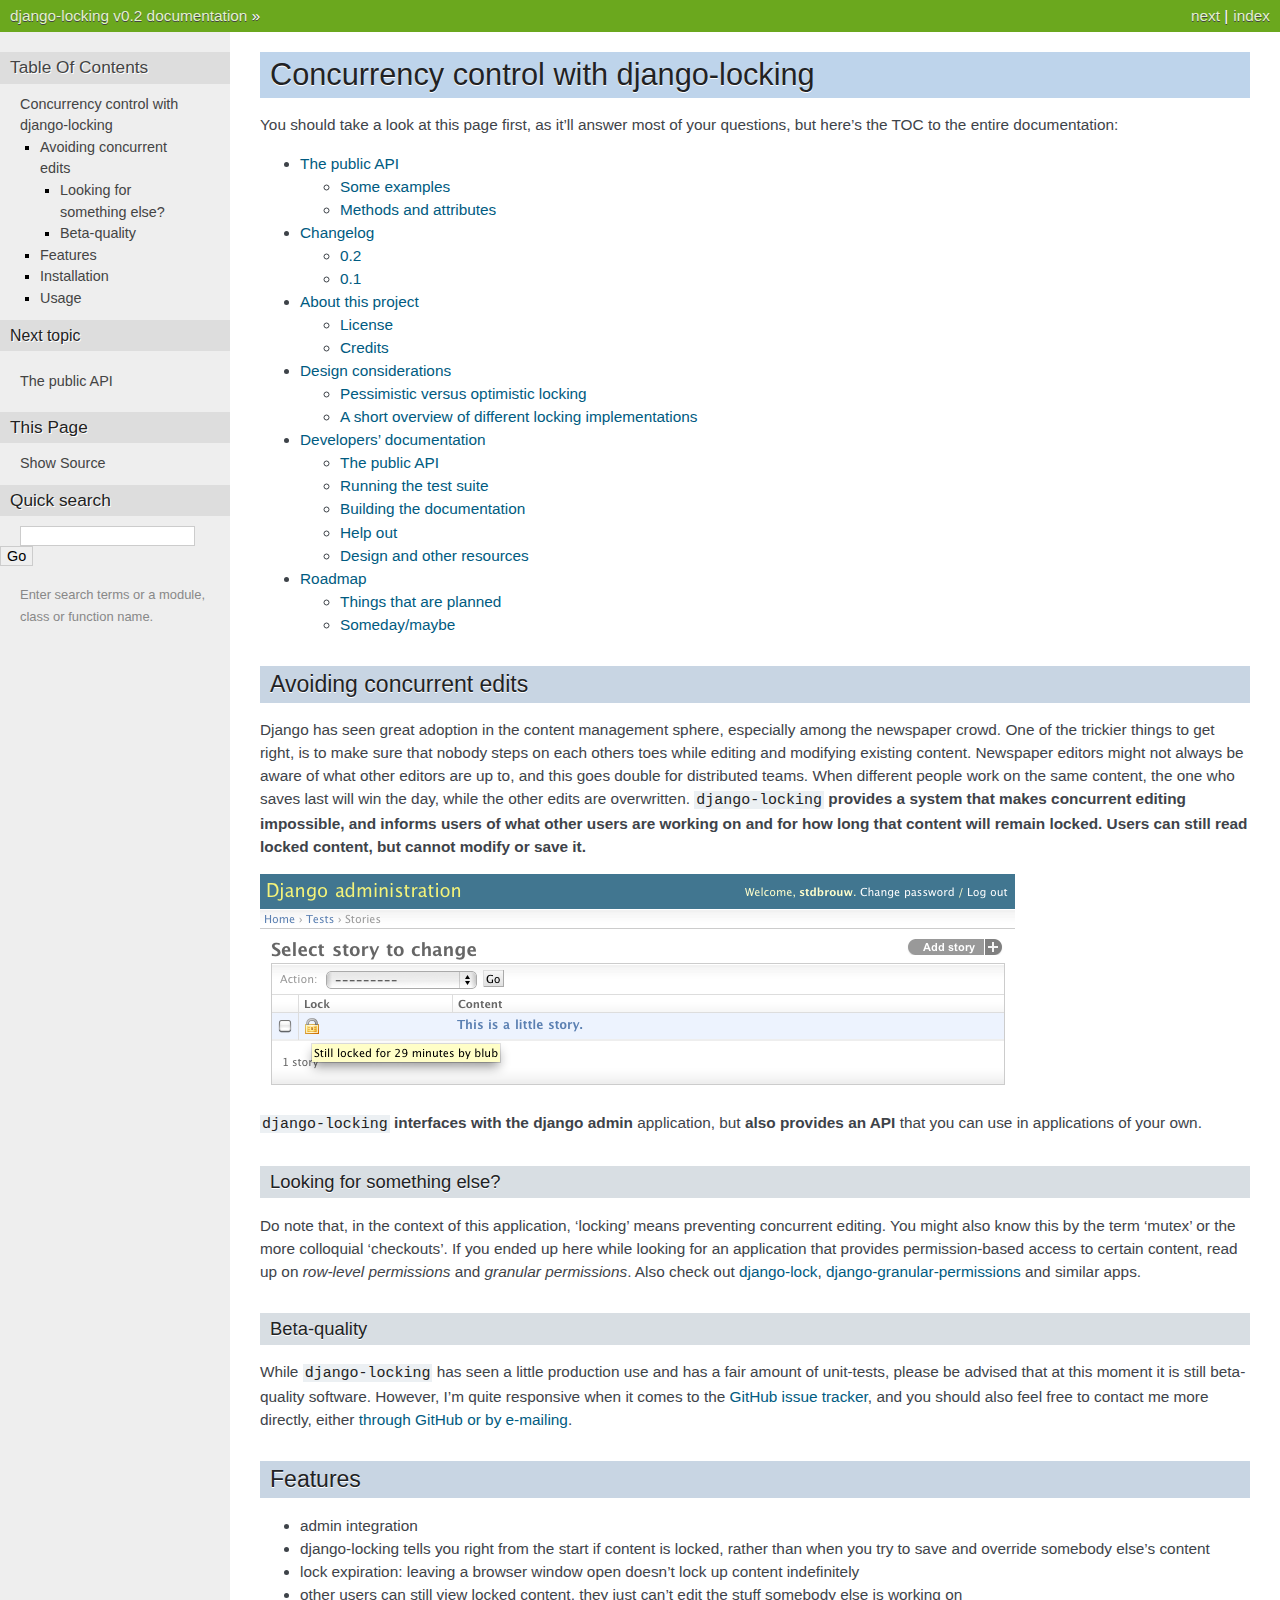
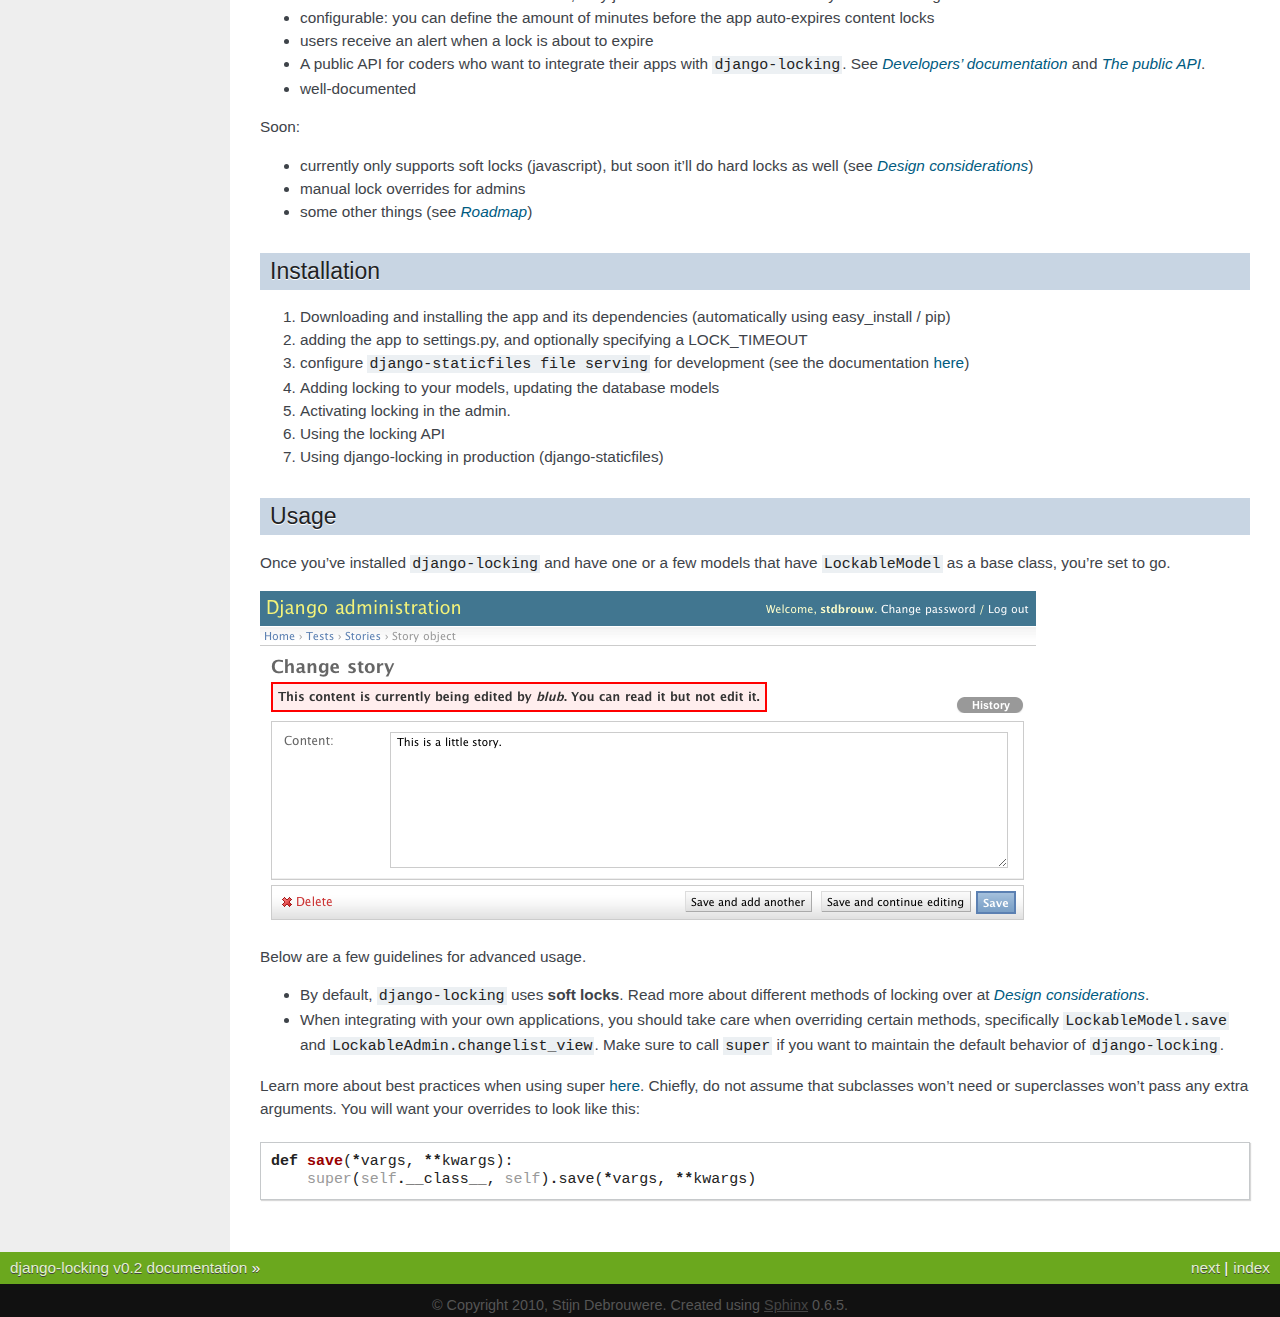
<file: index.html>
<!DOCTYPE html PUBLIC "-//W3C//DTD XHTML 1.0 Transitional//EN"
  "http://www.w3.org/TR/xhtml1/DTD/xhtml1-transitional.dtd">

<html xmlns="http://www.w3.org/1999/xhtml">
  <head>
    <meta http-equiv="Content-Type" content="text/html; charset=utf-8" />
    
    <title>Concurrency control with django-locking &mdash; django-locking v0.2 documentation</title>
    <link rel="stylesheet" href="_static/nature.css" type="text/css" />
    <link rel="stylesheet" href="_static/pygments.css" type="text/css" />
    <script type="text/javascript">
      var DOCUMENTATION_OPTIONS = {
        URL_ROOT:    '#',
        VERSION:     '0.2',
        COLLAPSE_MODINDEX: false,
        FILE_SUFFIX: '.html',
        HAS_SOURCE:  true
      };
    </script>
    <script type="text/javascript" src="_static/jquery.js"></script>
    <script type="text/javascript" src="_static/doctools.js"></script>
    <link rel="top" title="django-locking v0.2 documentation" href="#" />
    <link rel="next" title="The public API" href="api.html" /> 
  </head>
  <body>
    <div class="related">
      <h3>Navigation</h3>
      <ul>
        <li class="right" style="margin-right: 10px">
          <a href="genindex.html" title="General Index"
             accesskey="I">index</a></li>
        <li class="right" >
          <a href="api.html" title="The public API"
             accesskey="N">next</a> |</li>
        <li><a href="#">django-locking v0.2 documentation</a> &raquo;</li> 
      </ul>
    </div>  

    <div class="document">
      <div class="documentwrapper">
        <div class="bodywrapper">
          <div class="body">
            
  <div class="section" id="concurrency-control-with-django-locking">
<h1>Concurrency control with django-locking<a class="headerlink" href="#concurrency-control-with-django-locking" title="Permalink to this headline">¶</a></h1>
<p>You should take a look at this page first, as it&#8217;ll answer most of your questions, but here&#8217;s the TOC to the entire documentation:</p>
<ul>
<li class="toctree-l1"><a class="reference external" href="api.html">The public API</a><ul>
<li class="toctree-l2"><a class="reference external" href="api.html#some-examples">Some examples</a></li>
<li class="toctree-l2"><a class="reference external" href="api.html#methods-and-attributes">Methods and attributes</a></li>
</ul>
</li>
<li class="toctree-l1"><a class="reference external" href="changelog.html">Changelog</a><ul>
<li class="toctree-l2"><a class="reference external" href="changelog.html#id1">0.2</a></li>
<li class="toctree-l2"><a class="reference external" href="changelog.html#id2">0.1</a></li>
</ul>
</li>
<li class="toctree-l1"><a class="reference external" href="credits.html">About this project</a><ul>
<li class="toctree-l2"><a class="reference external" href="credits.html#license">License</a></li>
<li class="toctree-l2"><a class="reference external" href="credits.html#credits">Credits</a></li>
</ul>
</li>
<li class="toctree-l1"><a class="reference external" href="design.html">Design considerations</a><ul>
<li class="toctree-l2"><a class="reference external" href="design.html#pessimistic-versus-optimistic-locking">Pessimistic versus optimistic locking</a></li>
<li class="toctree-l2"><a class="reference external" href="design.html#a-short-overview-of-different-locking-implementations">A short overview of different locking implementations</a></li>
</ul>
</li>
<li class="toctree-l1"><a class="reference external" href="developers.html">Developers&#8217; documentation</a><ul>
<li class="toctree-l2"><a class="reference external" href="developers.html#the-public-api">The public API</a></li>
<li class="toctree-l2"><a class="reference external" href="developers.html#running-the-test-suite">Running the test suite</a></li>
<li class="toctree-l2"><a class="reference external" href="developers.html#building-the-documentation">Building the documentation</a></li>
<li class="toctree-l2"><a class="reference external" href="developers.html#help-out">Help out</a></li>
<li class="toctree-l2"><a class="reference external" href="developers.html#design-and-other-resources">Design and other resources</a></li>
</ul>
</li>
<li class="toctree-l1"><a class="reference external" href="ponies.html">Roadmap</a><ul>
<li class="toctree-l2"><a class="reference external" href="ponies.html#things-that-are-planned">Things that are planned</a></li>
<li class="toctree-l2"><a class="reference external" href="ponies.html#someday-maybe">Someday/maybe</a></li>
</ul>
</li>
</ul>
<div class="section" id="avoiding-concurrent-edits">
<h2>Avoiding concurrent edits<a class="headerlink" href="#avoiding-concurrent-edits" title="Permalink to this headline">¶</a></h2>
<p>Django has seen great adoption in the content management sphere, especially among the newspaper crowd. One of the trickier things to get right, is to make sure that nobody steps on each others toes while editing and modifying existing content. Newspaper editors might not always be aware of what other editors are up to, and this goes double for distributed teams. When different people work on the same content, the one who saves last will win the day, while the other edits are overwritten. <tt class="docutils literal"><span class="pre">django-locking</span></tt> <strong>provides a system that makes concurrent editing impossible, and informs users of what other users are working on and for how long that content will remain locked. Users can still read locked content, but cannot modify or save it.</strong></p>
<img alt="_images/locked-list.png" src="_images/locked-list.png" />
<p><tt class="docutils literal"><span class="pre">django-locking</span></tt> <strong>interfaces with the django admin</strong> application, but <strong>also provides an API</strong> that you can use in applications of your own.</p>
<div class="section" id="looking-for-something-else">
<h3>Looking for something else?<a class="headerlink" href="#looking-for-something-else" title="Permalink to this headline">¶</a></h3>
<p>Do note that, in the context of this application, &#8216;locking&#8217; means preventing concurrent editing. You might also know this by the term &#8216;mutex&#8217; or the more colloquial &#8216;checkouts&#8217;. If you ended up here while looking for an application that provides permission-based access to certain content, read up on <em>row-level permissions</em> and <em>granular permissions</em>. Also check out <a class="reference external" href="http://code.google.com/p/django-lock/">django-lock</a>, <a class="reference external" href="http://github.com/f4nt/django-granular-permissions">django-granular-permissions</a> and similar apps.</p>
</div>
<div class="section" id="beta-quality">
<h3>Beta-quality<a class="headerlink" href="#beta-quality" title="Permalink to this headline">¶</a></h3>
<p>While <tt class="docutils literal"><span class="pre">django-locking</span></tt> has seen a little production use and has a fair amount of unit-tests, please be advised that at this moment it is still beta-quality software. However, I&#8217;m quite responsive when it comes to the <a class="reference external" href="http://github.com/stdbrouw/django-locking/issues">GitHub issue tracker</a>, and you should also feel free to contact me more directly, either <a class="reference external" href="http://github.com/stdbrouw">through GitHub or by e-mailing</a>.</p>
</div>
</div>
<div class="section" id="features">
<h2>Features<a class="headerlink" href="#features" title="Permalink to this headline">¶</a></h2>
<ul class="simple">
<li>admin integration</li>
<li>django-locking tells you right from the start if content is locked, rather than when you try to save and override somebody else&#8217;s content</li>
<li>lock expiration: leaving a browser window open doesn&#8217;t lock up content indefinitely</li>
<li>other users can still view locked content, they just can&#8217;t edit the stuff somebody else is working on</li>
<li>configurable: you can define the amount of minutes before the app auto-expires content locks</li>
<li>users receive an alert when a lock is about to expire</li>
<li>A public API for coders who want to integrate their apps with <tt class="docutils literal"><span class="pre">django-locking</span></tt>. See <a class="reference external" href="developers.html"><em>Developers&#8217; documentation</em></a> and <a class="reference external" href="api.html"><em>The public API</em></a>.</li>
<li>well-documented</li>
</ul>
<p>Soon:</p>
<ul class="simple">
<li>currently only supports soft locks (javascript), but soon it&#8217;ll do hard locks as well (see <a class="reference external" href="design.html"><em>Design considerations</em></a>)</li>
<li>manual lock overrides for admins</li>
<li>some other things (see <a class="reference external" href="ponies.html"><em>Roadmap</em></a>)</li>
</ul>
</div>
<div class="section" id="installation">
<h2>Installation<a class="headerlink" href="#installation" title="Permalink to this headline">¶</a></h2>
<ol class="arabic simple">
<li>Downloading and installing the app and its dependencies (automatically using easy_install / pip)</li>
<li>adding the app to settings.py, and optionally specifying a LOCK_TIMEOUT</li>
<li>configure <tt class="docutils literal"><span class="pre">django-staticfiles</span> <span class="pre">file</span> <span class="pre">serving</span></tt> for development (see the documentation <a class="reference external" href="http://bitbucket.org/jezdez/django-staticfiles/src#serving-static-files-during-development">here</a>)</li>
<li>Adding locking to your models, updating the database models</li>
<li>Activating locking in the admin.</li>
<li>Using the locking API</li>
<li>Using django-locking in production (django-staticfiles)</li>
</ol>
</div>
<div class="section" id="usage">
<h2>Usage<a class="headerlink" href="#usage" title="Permalink to this headline">¶</a></h2>
<p>Once you&#8217;ve installed <tt class="docutils literal"><span class="pre">django-locking</span></tt> and have one or a few models that have <tt class="docutils literal"><span class="pre">LockableModel</span></tt> as a base class, you&#8217;re set to go.</p>
<img alt="_images/locked-editscreen.png" src="_images/locked-editscreen.png" />
<p>Below are a few guidelines for advanced usage.</p>
<ul class="simple">
<li>By default, <tt class="docutils literal"><span class="pre">django-locking</span></tt> uses <strong>soft locks</strong>. Read more about different methods of locking over at <a class="reference external" href="design.html"><em>Design considerations</em></a>.</li>
<li>When integrating with your own applications, you should take care when overriding certain methods, specifically <tt class="docutils literal"><span class="pre">LockableModel.save</span></tt> and <tt class="docutils literal"><span class="pre">LockableAdmin.changelist_view</span></tt>. Make sure to call <tt class="docutils literal"><span class="pre">super</span></tt> if you want to maintain the default behavior of <tt class="docutils literal"><span class="pre">django-locking</span></tt>.</li>
</ul>
<p>Learn more about best practices when using super <a class="reference external" href="http://fuhm.net/super-harmful/">here</a>. Chiefly, do not assume that subclasses won&#8217;t need or superclasses won&#8217;t pass any extra arguments. You will want your overrides to look like this:</p>
<div class="highlight-python"><div class="highlight"><pre><span class="k">def</span> <span class="nf">save</span><span class="p">(</span><span class="o">*</span><span class="n">vargs</span><span class="p">,</span> <span class="o">**</span><span class="n">kwargs</span><span class="p">):</span>
    <span class="nb">super</span><span class="p">(</span><span class="bp">self</span><span class="o">.</span><span class="n">__class__</span><span class="p">,</span> <span class="bp">self</span><span class="p">)</span><span class="o">.</span><span class="n">save</span><span class="p">(</span><span class="o">*</span><span class="n">vargs</span><span class="p">,</span> <span class="o">**</span><span class="n">kwargs</span><span class="p">)</span>
</pre></div>
</div>
</div>
</div>


          </div>
        </div>
      </div>
      <div class="sphinxsidebar">
        <div class="sphinxsidebarwrapper">
            <h3><a href="#">Table Of Contents</a></h3>
            <ul>
<li><a class="reference external" href="#">Concurrency control with django-locking</a><ul>
<li><a class="reference external" href="#avoiding-concurrent-edits">Avoiding concurrent edits</a><ul>
<li><a class="reference external" href="#looking-for-something-else">Looking for something else?</a></li>
<li><a class="reference external" href="#beta-quality">Beta-quality</a></li>
</ul>
</li>
<li><a class="reference external" href="#features">Features</a></li>
<li><a class="reference external" href="#installation">Installation</a></li>
<li><a class="reference external" href="#usage">Usage</a></li>
</ul>
</li>
</ul>

            <h4>Next topic</h4>
            <p class="topless"><a href="api.html"
                                  title="next chapter">The public API</a></p>
            <h3>This Page</h3>
            <ul class="this-page-menu">
              <li><a href="_sources/index.txt"
                     rel="nofollow">Show Source</a></li>
            </ul>
          <div id="searchbox" style="display: none">
            <h3>Quick search</h3>
              <form class="search" action="search.html" method="get">
                <input type="text" name="q" size="18" />
                <input type="submit" value="Go" />
                <input type="hidden" name="check_keywords" value="yes" />
                <input type="hidden" name="area" value="default" />
              </form>
              <p class="searchtip" style="font-size: 90%">
              Enter search terms or a module, class or function name.
              </p>
          </div>
          <script type="text/javascript">$('#searchbox').show(0);</script>
        </div>
      </div>
      <div class="clearer"></div>
    </div>
    <div class="related">
      <h3>Navigation</h3>
      <ul>
        <li class="right" style="margin-right: 10px">
          <a href="genindex.html" title="General Index"
             >index</a></li>
        <li class="right" >
          <a href="api.html" title="The public API"
             >next</a> |</li>
        <li><a href="#">django-locking v0.2 documentation</a> &raquo;</li> 
      </ul>
    </div>
    <div class="footer">
      &copy; Copyright 2010, Stijn Debrouwere.
      Created using <a href="http://sphinx.pocoo.org/">Sphinx</a> 0.6.5.
    </div>
  </body>
</html>
</file>
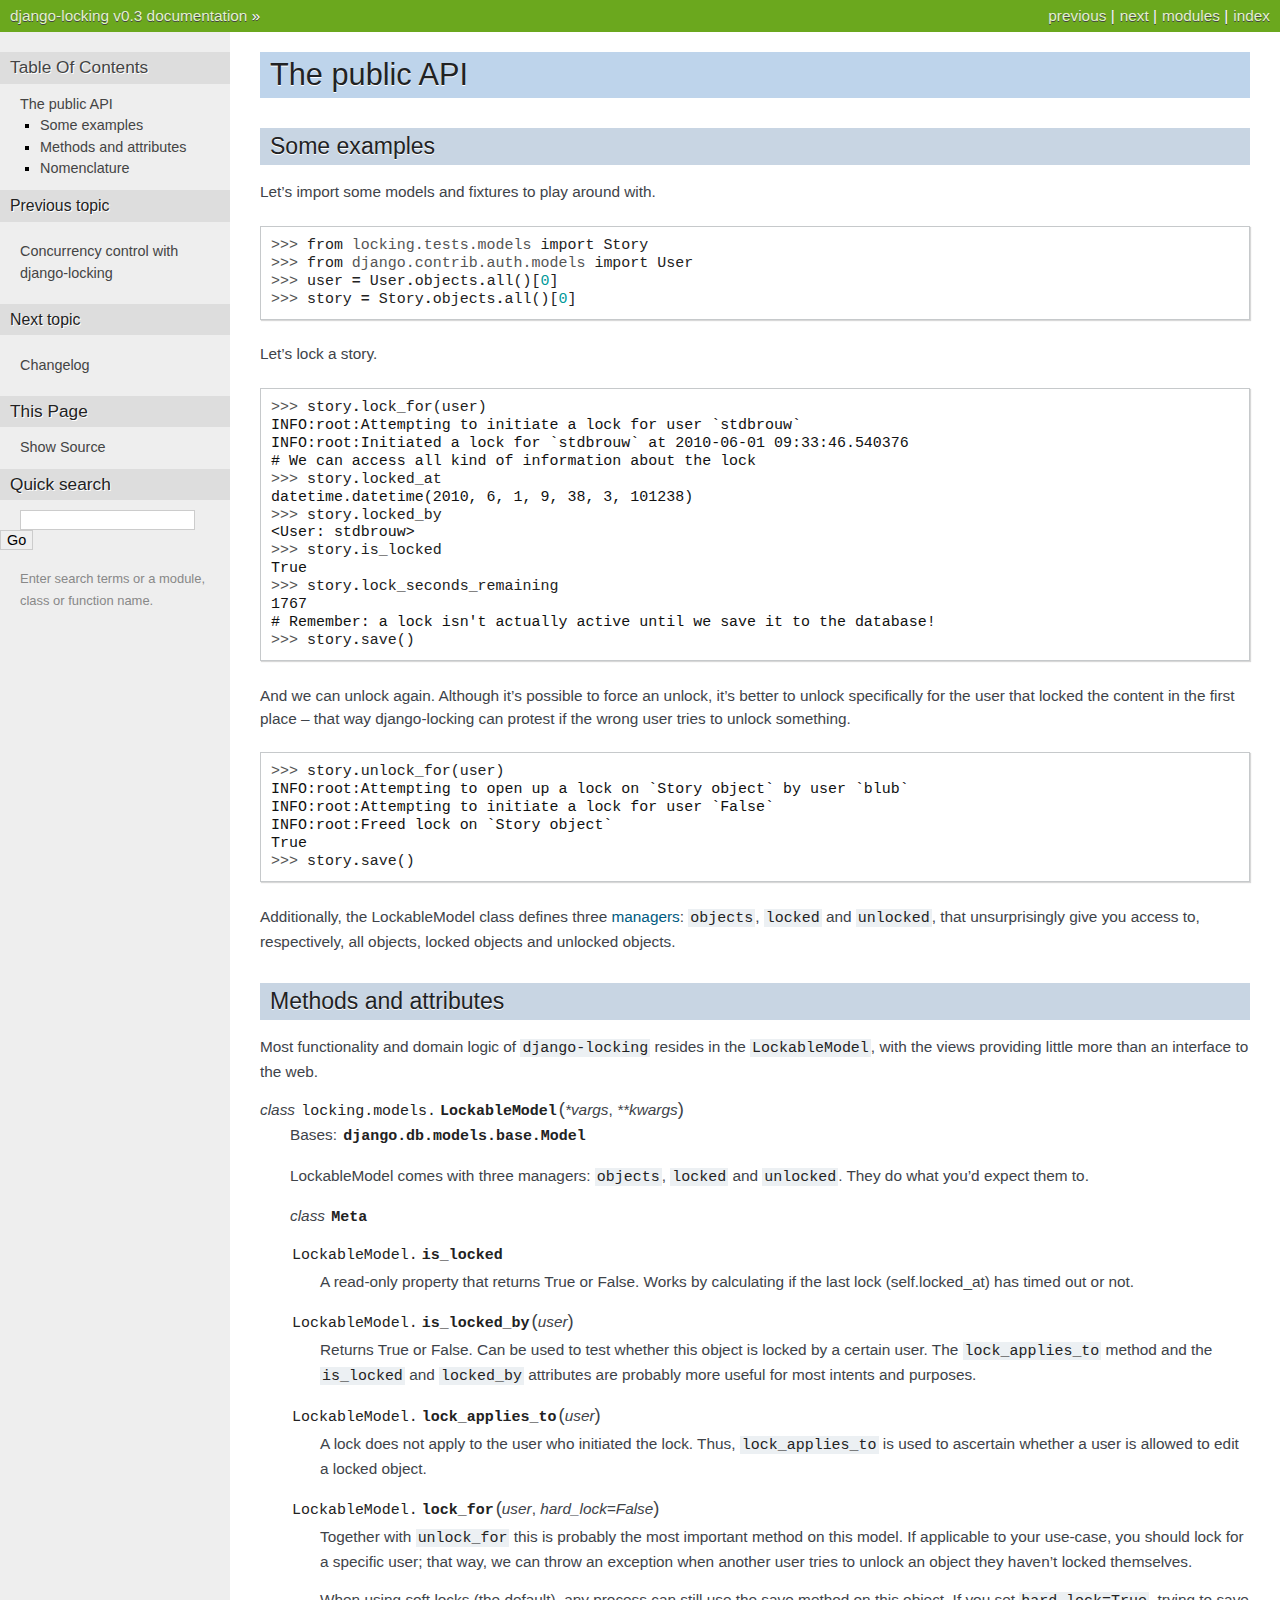
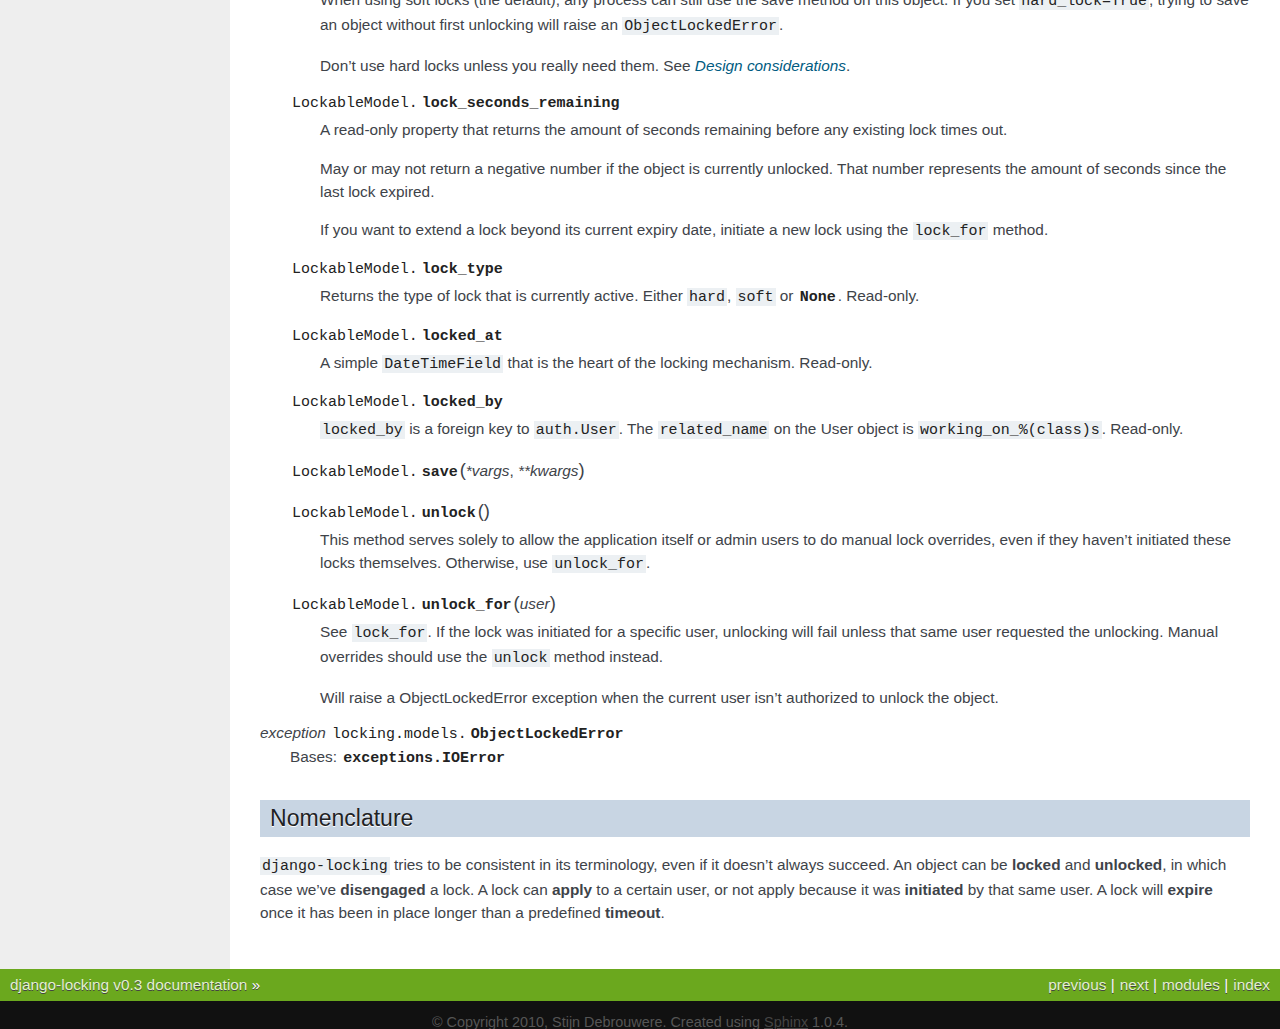
<file: api.html>
<!DOCTYPE html PUBLIC "-//W3C//DTD XHTML 1.0 Transitional//EN"
  "http://www.w3.org/TR/xhtml1/DTD/xhtml1-transitional.dtd">

<html xmlns="http://www.w3.org/1999/xhtml">
  <head>
    <meta http-equiv="Content-Type" content="text/html; charset=utf-8" />
    
    <title>The public API &mdash; django-locking v0.3 documentation</title>
    <link rel="stylesheet" href="_static/nature.css" type="text/css" />
    <link rel="stylesheet" href="_static/pygments.css" type="text/css" />
    <script type="text/javascript">
      var DOCUMENTATION_OPTIONS = {
        URL_ROOT:    '',
        VERSION:     '0.3',
        COLLAPSE_INDEX: false,
        FILE_SUFFIX: '.html',
        HAS_SOURCE:  true
      };
    </script>
    <script type="text/javascript" src="_static/jquery.js"></script>
    <script type="text/javascript" src="_static/underscore.js"></script>
    <script type="text/javascript" src="_static/doctools.js"></script>
    <link rel="top" title="django-locking v0.3 documentation" href="index.html" />
    <link rel="next" title="Changelog" href="changelog.html" />
    <link rel="prev" title="Concurrency control with django-locking" href="index.html" /> 
  </head>
  <body>
    <div class="related">
      <h3>Navigation</h3>
      <ul>
        <li class="right" style="margin-right: 10px">
          <a href="genindex.html" title="General Index"
             accesskey="I">index</a></li>
        <li class="right" >
          <a href="py-modindex.html" title="Python Module Index"
             >modules</a> |</li>
        <li class="right" >
          <a href="changelog.html" title="Changelog"
             accesskey="N">next</a> |</li>
        <li class="right" >
          <a href="index.html" title="Concurrency control with django-locking"
             accesskey="P">previous</a> |</li>
        <li><a href="index.html">django-locking v0.3 documentation</a> &raquo;</li> 
      </ul>
    </div>  

    <div class="document">
      <div class="documentwrapper">
        <div class="bodywrapper">
          <div class="body">
            
  <div class="section" id="the-public-api">
<h1>The public API<a class="headerlink" href="#the-public-api" title="Permalink to this headline">¶</a></h1>
<div class="section" id="some-examples">
<h2>Some examples<a class="headerlink" href="#some-examples" title="Permalink to this headline">¶</a></h2>
<p>Let&#8217;s import some models and fixtures to play around with.</p>
<div class="highlight-python"><div class="highlight"><pre><span class="gp">&gt;&gt;&gt; </span><span class="kn">from</span> <span class="nn">locking.tests.models</span> <span class="kn">import</span> <span class="n">Story</span>
<span class="gp">&gt;&gt;&gt; </span><span class="kn">from</span> <span class="nn">django.contrib.auth.models</span> <span class="kn">import</span> <span class="n">User</span>
<span class="gp">&gt;&gt;&gt; </span><span class="n">user</span> <span class="o">=</span> <span class="n">User</span><span class="o">.</span><span class="n">objects</span><span class="o">.</span><span class="n">all</span><span class="p">()[</span><span class="mi">0</span><span class="p">]</span>
<span class="gp">&gt;&gt;&gt; </span><span class="n">story</span> <span class="o">=</span> <span class="n">Story</span><span class="o">.</span><span class="n">objects</span><span class="o">.</span><span class="n">all</span><span class="p">()[</span><span class="mi">0</span><span class="p">]</span>
</pre></div>
</div>
<p>Let&#8217;s lock a story.</p>
<div class="highlight-python"><div class="highlight"><pre><span class="gp">&gt;&gt;&gt; </span><span class="n">story</span><span class="o">.</span><span class="n">lock_for</span><span class="p">(</span><span class="n">user</span><span class="p">)</span>
<span class="go">INFO:root:Attempting to initiate a lock for user `stdbrouw`</span>
<span class="go">INFO:root:Initiated a lock for `stdbrouw` at 2010-06-01 09:33:46.540376</span>
<span class="go"># We can access all kind of information about the lock</span>
<span class="gp">&gt;&gt;&gt; </span><span class="n">story</span><span class="o">.</span><span class="n">locked_at</span>
<span class="go">datetime.datetime(2010, 6, 1, 9, 38, 3, 101238)</span>
<span class="gp">&gt;&gt;&gt; </span><span class="n">story</span><span class="o">.</span><span class="n">locked_by</span>
<span class="go">&lt;User: stdbrouw&gt;</span>
<span class="gp">&gt;&gt;&gt; </span><span class="n">story</span><span class="o">.</span><span class="n">is_locked</span>
<span class="go">True</span>
<span class="gp">&gt;&gt;&gt; </span><span class="n">story</span><span class="o">.</span><span class="n">lock_seconds_remaining</span>
<span class="go">1767</span>
<span class="go"># Remember: a lock isn&#39;t actually active until we save it to the database!</span>
<span class="gp">&gt;&gt;&gt; </span><span class="n">story</span><span class="o">.</span><span class="n">save</span><span class="p">()</span>
</pre></div>
</div>
<p>And we can unlock again. Although it&#8217;s possible to force an unlock, it&#8217;s better to unlock specifically for the user that locked the content in the first place &#8211; that way django-locking can protest if the wrong user tries to unlock something.</p>
<div class="highlight-python"><div class="highlight"><pre><span class="gp">&gt;&gt;&gt; </span><span class="n">story</span><span class="o">.</span><span class="n">unlock_for</span><span class="p">(</span><span class="n">user</span><span class="p">)</span>
<span class="go">INFO:root:Attempting to open up a lock on `Story object` by user `blub`</span>
<span class="go">INFO:root:Attempting to initiate a lock for user `False`</span>
<span class="go">INFO:root:Freed lock on `Story object`</span>
<span class="go">True</span>
<span class="gp">&gt;&gt;&gt; </span><span class="n">story</span><span class="o">.</span><span class="n">save</span><span class="p">()</span>
</pre></div>
</div>
<p>Additionally, the LockableModel class defines three <a class="reference external" href="http://docs.djangoproject.com/en/dev/topics/db/managers/">managers</a>: <tt class="docutils literal"><span class="pre">objects</span></tt>, <tt class="docutils literal"><span class="pre">locked</span></tt> and <tt class="docutils literal"><span class="pre">unlocked</span></tt>, that unsurprisingly give you access to, respectively, all objects, locked objects and unlocked objects.</p>
</div>
<div class="section" id="methods-and-attributes">
<h2>Methods and attributes<a class="headerlink" href="#methods-and-attributes" title="Permalink to this headline">¶</a></h2>
<p>Most functionality and domain logic of <tt class="docutils literal"><span class="pre">django-locking</span></tt> resides in the <tt class="docutils literal"><span class="pre">LockableModel</span></tt>, with the views providing little more than an interface to the web.</p>
<span class="target" id="module-locking.models"></span><dl class="class">
<dt id="locking.models.LockableModel">
<em class="property">class </em><tt class="descclassname">locking.models.</tt><tt class="descname">LockableModel</tt><big>(</big><em>*vargs</em>, <em>**kwargs</em><big>)</big><a class="headerlink" href="#locking.models.LockableModel" title="Permalink to this definition">¶</a></dt>
<dd><p>Bases: <tt class="xref py py-class docutils literal"><span class="pre">django.db.models.base.Model</span></tt></p>
<p>LockableModel comes with three managers: <tt class="docutils literal"><span class="pre">objects</span></tt>, <tt class="docutils literal"><span class="pre">locked</span></tt> and 
<tt class="docutils literal"><span class="pre">unlocked</span></tt>. They do what you&#8217;d expect them to.</p>
<dl class="class">
<dt id="locking.models.LockableModel.Meta">
<em class="property">class </em><tt class="descname">Meta</tt><a class="headerlink" href="#locking.models.LockableModel.Meta" title="Permalink to this definition">¶</a></dt>
<dd></dd></dl>

<dl class="attribute">
<dt id="locking.models.LockableModel.is_locked">
<tt class="descclassname">LockableModel.</tt><tt class="descname">is_locked</tt><a class="headerlink" href="#locking.models.LockableModel.is_locked" title="Permalink to this definition">¶</a></dt>
<dd><p>A read-only property that returns True or False.
Works by calculating if the last lock (self.locked_at) has timed out or not.</p>
</dd></dl>

<dl class="method">
<dt id="locking.models.LockableModel.is_locked_by">
<tt class="descclassname">LockableModel.</tt><tt class="descname">is_locked_by</tt><big>(</big><em>user</em><big>)</big><a class="headerlink" href="#locking.models.LockableModel.is_locked_by" title="Permalink to this definition">¶</a></dt>
<dd><p>Returns True or False. Can be used to test whether this object is locked by
a certain user. The <tt class="docutils literal"><span class="pre">lock_applies_to</span></tt> method and the <tt class="docutils literal"><span class="pre">is_locked</span></tt> and 
<tt class="docutils literal"><span class="pre">locked_by</span></tt> attributes are probably more useful for most intents and
purposes.</p>
</dd></dl>

<dl class="method">
<dt id="locking.models.LockableModel.lock_applies_to">
<tt class="descclassname">LockableModel.</tt><tt class="descname">lock_applies_to</tt><big>(</big><em>user</em><big>)</big><a class="headerlink" href="#locking.models.LockableModel.lock_applies_to" title="Permalink to this definition">¶</a></dt>
<dd><p>A lock does not apply to the user who initiated the lock. Thus, 
<tt class="docutils literal"><span class="pre">lock_applies_to</span></tt> is used to ascertain whether a user is allowed
to edit a locked object.</p>
</dd></dl>

<dl class="method">
<dt id="locking.models.LockableModel.lock_for">
<tt class="descclassname">LockableModel.</tt><tt class="descname">lock_for</tt><big>(</big><em>user</em>, <em>hard_lock=False</em><big>)</big><a class="headerlink" href="#locking.models.LockableModel.lock_for" title="Permalink to this definition">¶</a></dt>
<dd><p>Together with <tt class="docutils literal"><span class="pre">unlock_for</span></tt> this is probably the most important method 
on this model. If applicable to your use-case, you should lock for a specific 
user; that way, we can throw an exception when another user tries to unlock
an object they haven&#8217;t locked themselves.</p>
<p>When using soft locks (the default), any process can still use the save method
on this object. If you set <tt class="docutils literal"><span class="pre">hard_lock=True</span></tt>, trying to save an object
without first unlocking will raise an <tt class="docutils literal"><span class="pre">ObjectLockedError</span></tt>.</p>
<p>Don&#8217;t use hard locks unless you really need them. See <a class="reference internal" href="design.html"><em>Design considerations</em></a>.</p>
</dd></dl>

<dl class="attribute">
<dt id="locking.models.LockableModel.lock_seconds_remaining">
<tt class="descclassname">LockableModel.</tt><tt class="descname">lock_seconds_remaining</tt><a class="headerlink" href="#locking.models.LockableModel.lock_seconds_remaining" title="Permalink to this definition">¶</a></dt>
<dd><p>A read-only property that returns the amount of seconds remaining before
any existing lock times out.</p>
<p>May or may not return a negative number if the object is currently unlocked.
That number represents the amount of seconds since the last lock expired.</p>
<p>If you want to extend a lock beyond its current expiry date, initiate a new
lock using the <tt class="docutils literal"><span class="pre">lock_for</span></tt> method.</p>
</dd></dl>

<dl class="attribute">
<dt id="locking.models.LockableModel.lock_type">
<tt class="descclassname">LockableModel.</tt><tt class="descname">lock_type</tt><a class="headerlink" href="#locking.models.LockableModel.lock_type" title="Permalink to this definition">¶</a></dt>
<dd><p>Returns the type of lock that is currently active. Either
<tt class="docutils literal"><span class="pre">hard</span></tt>, <tt class="docutils literal"><span class="pre">soft</span></tt> or <tt class="xref docutils literal"><span class="pre">None</span></tt>. Read-only.</p>
</dd></dl>

<dl class="attribute">
<dt id="locking.models.LockableModel.locked_at">
<tt class="descclassname">LockableModel.</tt><tt class="descname">locked_at</tt><a class="headerlink" href="#locking.models.LockableModel.locked_at" title="Permalink to this definition">¶</a></dt>
<dd><p>A simple <tt class="docutils literal"><span class="pre">DateTimeField</span></tt> that is the heart of the locking mechanism. Read-only.</p>
</dd></dl>

<dl class="attribute">
<dt id="locking.models.LockableModel.locked_by">
<tt class="descclassname">LockableModel.</tt><tt class="descname">locked_by</tt><a class="headerlink" href="#locking.models.LockableModel.locked_by" title="Permalink to this definition">¶</a></dt>
<dd><p><tt class="docutils literal"><span class="pre">locked_by</span></tt> is a foreign key to <tt class="docutils literal"><span class="pre">auth.User</span></tt>. The <tt class="docutils literal"><span class="pre">related_name</span></tt> on the 
User object is <tt class="docutils literal"><span class="pre">working_on_%(class)s</span></tt>. Read-only.</p>
</dd></dl>

<dl class="method">
<dt id="locking.models.LockableModel.save">
<tt class="descclassname">LockableModel.</tt><tt class="descname">save</tt><big>(</big><em>*vargs</em>, <em>**kwargs</em><big>)</big><a class="headerlink" href="#locking.models.LockableModel.save" title="Permalink to this definition">¶</a></dt>
<dd></dd></dl>

<dl class="method">
<dt id="locking.models.LockableModel.unlock">
<tt class="descclassname">LockableModel.</tt><tt class="descname">unlock</tt><big>(</big><big>)</big><a class="headerlink" href="#locking.models.LockableModel.unlock" title="Permalink to this definition">¶</a></dt>
<dd><p>This method serves solely to allow the application itself or admin users
to do manual lock overrides, even if they haven&#8217;t initiated these
locks themselves. Otherwise, use <tt class="docutils literal"><span class="pre">unlock_for</span></tt>.</p>
</dd></dl>

<dl class="method">
<dt id="locking.models.LockableModel.unlock_for">
<tt class="descclassname">LockableModel.</tt><tt class="descname">unlock_for</tt><big>(</big><em>user</em><big>)</big><a class="headerlink" href="#locking.models.LockableModel.unlock_for" title="Permalink to this definition">¶</a></dt>
<dd><p>See <tt class="docutils literal"><span class="pre">lock_for</span></tt>. If the lock was initiated for a specific user, 
unlocking will fail unless that same user requested the unlocking. 
Manual overrides should use the <tt class="docutils literal"><span class="pre">unlock</span></tt> method instead.</p>
<p>Will raise a ObjectLockedError exception when the current user isn&#8217;t authorized to
unlock the object.</p>
</dd></dl>

</dd></dl>

<dl class="exception">
<dt id="locking.models.ObjectLockedError">
<em class="property">exception </em><tt class="descclassname">locking.models.</tt><tt class="descname">ObjectLockedError</tt><a class="headerlink" href="#locking.models.ObjectLockedError" title="Permalink to this definition">¶</a></dt>
<dd><p>Bases: <tt class="xref py py-class docutils literal"><span class="pre">exceptions.IOError</span></tt></p>
</dd></dl>

</div>
<div class="section" id="nomenclature">
<h2>Nomenclature<a class="headerlink" href="#nomenclature" title="Permalink to this headline">¶</a></h2>
<p><tt class="docutils literal"><span class="pre">django-locking</span></tt> tries to be consistent in its terminology, even if it doesn&#8217;t always succeed. An object can be <strong>locked</strong> and <strong>unlocked</strong>, in which case we&#8217;ve <strong>disengaged</strong> a lock. A lock can <strong>apply</strong> to a certain user, or not apply because it was <strong>initiated</strong> by that same user. A lock will <strong>expire</strong> once it has been in place longer than a predefined <strong>timeout</strong>.</p>
</div>
</div>


          </div>
        </div>
      </div>
      <div class="sphinxsidebar">
        <div class="sphinxsidebarwrapper">
  <h3><a href="index.html">Table Of Contents</a></h3>
  <ul>
<li><a class="reference internal" href="#">The public API</a><ul>
<li><a class="reference internal" href="#some-examples">Some examples</a></li>
<li><a class="reference internal" href="#methods-and-attributes">Methods and attributes</a></li>
<li><a class="reference internal" href="#nomenclature">Nomenclature</a></li>
</ul>
</li>
</ul>

  <h4>Previous topic</h4>
  <p class="topless"><a href="index.html"
                        title="previous chapter">Concurrency control with django-locking</a></p>
  <h4>Next topic</h4>
  <p class="topless"><a href="changelog.html"
                        title="next chapter">Changelog</a></p>
  <h3>This Page</h3>
  <ul class="this-page-menu">
    <li><a href="_sources/api.txt"
           rel="nofollow">Show Source</a></li>
  </ul>
<div id="searchbox" style="display: none">
  <h3>Quick search</h3>
    <form class="search" action="search.html" method="get">
      <input type="text" name="q" size="18" />
      <input type="submit" value="Go" />
      <input type="hidden" name="check_keywords" value="yes" />
      <input type="hidden" name="area" value="default" />
    </form>
    <p class="searchtip" style="font-size: 90%">
    Enter search terms or a module, class or function name.
    </p>
</div>
<script type="text/javascript">$('#searchbox').show(0);</script>
        </div>
      </div>
      <div class="clearer"></div>
    </div>
    <div class="related">
      <h3>Navigation</h3>
      <ul>
        <li class="right" style="margin-right: 10px">
          <a href="genindex.html" title="General Index"
             >index</a></li>
        <li class="right" >
          <a href="py-modindex.html" title="Python Module Index"
             >modules</a> |</li>
        <li class="right" >
          <a href="changelog.html" title="Changelog"
             >next</a> |</li>
        <li class="right" >
          <a href="index.html" title="Concurrency control with django-locking"
             >previous</a> |</li>
        <li><a href="index.html">django-locking v0.3 documentation</a> &raquo;</li> 
      </ul>
    </div>
    <div class="footer">
        &copy; Copyright 2010, Stijn Debrouwere.
      Created using <a href="http://sphinx.pocoo.org/">Sphinx</a> 1.0.4.
    </div>
  </body>
</html>
</file>
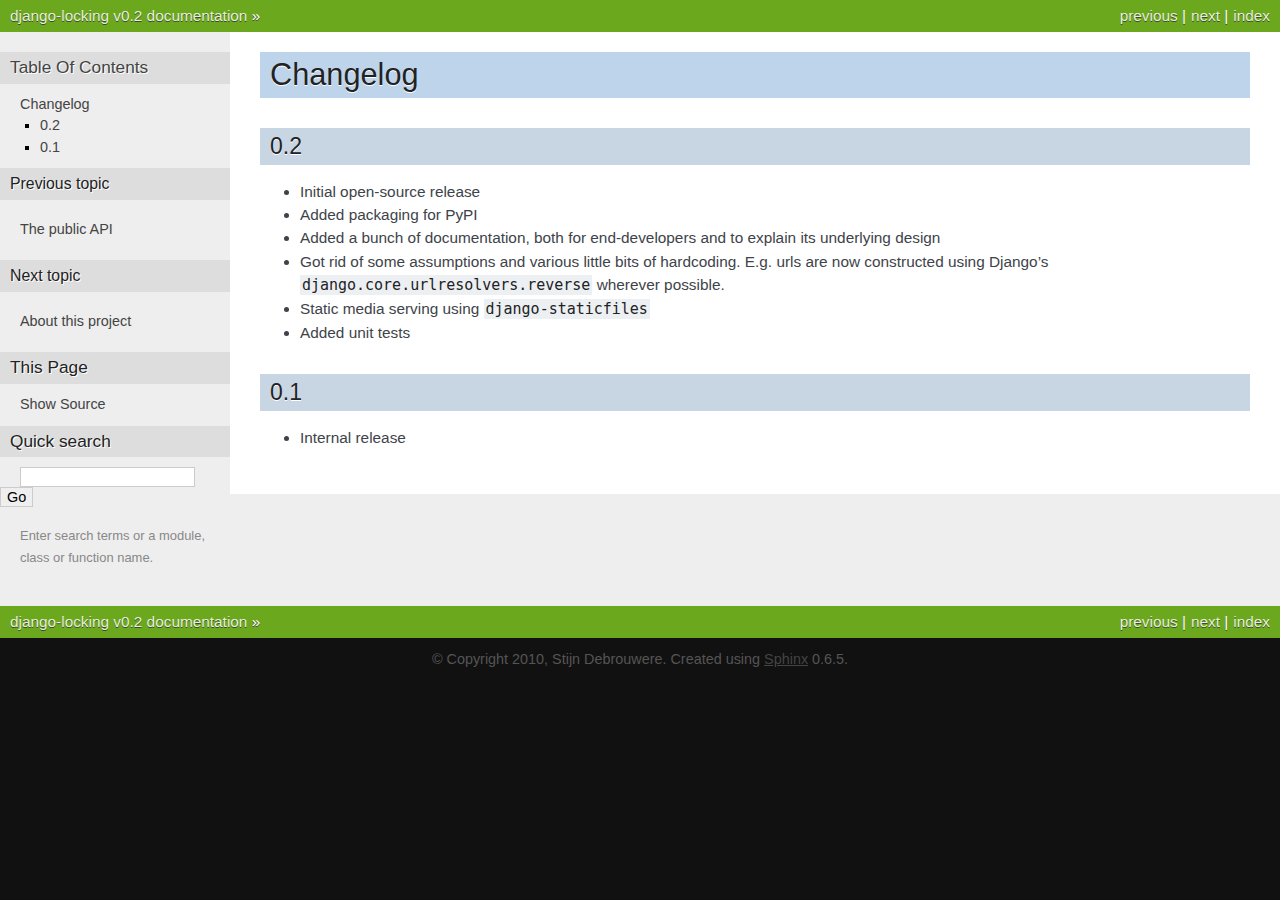
<file: changelog.html>
<!DOCTYPE html PUBLIC "-//W3C//DTD XHTML 1.0 Transitional//EN"
  "http://www.w3.org/TR/xhtml1/DTD/xhtml1-transitional.dtd">

<html xmlns="http://www.w3.org/1999/xhtml">
  <head>
    <meta http-equiv="Content-Type" content="text/html; charset=utf-8" />
    
    <title>Changelog &mdash; django-locking v0.2 documentation</title>
    <link rel="stylesheet" href="_static/nature.css" type="text/css" />
    <link rel="stylesheet" href="_static/pygments.css" type="text/css" />
    <script type="text/javascript">
      var DOCUMENTATION_OPTIONS = {
        URL_ROOT:    '#',
        VERSION:     '0.2',
        COLLAPSE_MODINDEX: false,
        FILE_SUFFIX: '.html',
        HAS_SOURCE:  true
      };
    </script>
    <script type="text/javascript" src="_static/jquery.js"></script>
    <script type="text/javascript" src="_static/doctools.js"></script>
    <link rel="top" title="django-locking v0.2 documentation" href="index.html" />
    <link rel="next" title="About this project" href="credits.html" />
    <link rel="prev" title="The public API" href="api.html" /> 
  </head>
  <body>
    <div class="related">
      <h3>Navigation</h3>
      <ul>
        <li class="right" style="margin-right: 10px">
          <a href="genindex.html" title="General Index"
             accesskey="I">index</a></li>
        <li class="right" >
          <a href="credits.html" title="About this project"
             accesskey="N">next</a> |</li>
        <li class="right" >
          <a href="api.html" title="The public API"
             accesskey="P">previous</a> |</li>
        <li><a href="index.html">django-locking v0.2 documentation</a> &raquo;</li> 
      </ul>
    </div>  

    <div class="document">
      <div class="documentwrapper">
        <div class="bodywrapper">
          <div class="body">
            
  <div class="section" id="changelog">
<h1>Changelog<a class="headerlink" href="#changelog" title="Permalink to this headline">¶</a></h1>
<div class="section" id="id1">
<h2>0.2<a class="headerlink" href="#id1" title="Permalink to this headline">¶</a></h2>
<ul class="simple">
<li>Initial open-source release</li>
<li>Added packaging for PyPI</li>
<li>Added a bunch of documentation, both for end-developers and to explain its underlying design</li>
<li>Got rid of some assumptions and various little bits of hardcoding. E.g. urls are now constructed using Django&#8217;s <tt class="docutils literal"><span class="pre">django.core.urlresolvers.reverse</span></tt> wherever possible.</li>
<li>Static media serving using <tt class="docutils literal"><span class="pre">django-staticfiles</span></tt></li>
<li>Added unit tests</li>
</ul>
</div>
<div class="section" id="id2">
<h2>0.1<a class="headerlink" href="#id2" title="Permalink to this headline">¶</a></h2>
<ul class="simple">
<li>Internal release</li>
</ul>
</div>
</div>


          </div>
        </div>
      </div>
      <div class="sphinxsidebar">
        <div class="sphinxsidebarwrapper">
            <h3><a href="index.html">Table Of Contents</a></h3>
            <ul>
<li><a class="reference external" href="#">Changelog</a><ul>
<li><a class="reference external" href="#id1">0.2</a></li>
<li><a class="reference external" href="#id2">0.1</a></li>
</ul>
</li>
</ul>

            <h4>Previous topic</h4>
            <p class="topless"><a href="api.html"
                                  title="previous chapter">The public API</a></p>
            <h4>Next topic</h4>
            <p class="topless"><a href="credits.html"
                                  title="next chapter">About this project</a></p>
            <h3>This Page</h3>
            <ul class="this-page-menu">
              <li><a href="_sources/changelog.txt"
                     rel="nofollow">Show Source</a></li>
            </ul>
          <div id="searchbox" style="display: none">
            <h3>Quick search</h3>
              <form class="search" action="search.html" method="get">
                <input type="text" name="q" size="18" />
                <input type="submit" value="Go" />
                <input type="hidden" name="check_keywords" value="yes" />
                <input type="hidden" name="area" value="default" />
              </form>
              <p class="searchtip" style="font-size: 90%">
              Enter search terms or a module, class or function name.
              </p>
          </div>
          <script type="text/javascript">$('#searchbox').show(0);</script>
        </div>
      </div>
      <div class="clearer"></div>
    </div>
    <div class="related">
      <h3>Navigation</h3>
      <ul>
        <li class="right" style="margin-right: 10px">
          <a href="genindex.html" title="General Index"
             >index</a></li>
        <li class="right" >
          <a href="credits.html" title="About this project"
             >next</a> |</li>
        <li class="right" >
          <a href="api.html" title="The public API"
             >previous</a> |</li>
        <li><a href="index.html">django-locking v0.2 documentation</a> &raquo;</li> 
      </ul>
    </div>
    <div class="footer">
      &copy; Copyright 2010, Stijn Debrouwere.
      Created using <a href="http://sphinx.pocoo.org/">Sphinx</a> 0.6.5.
    </div>
  </body>
</html>
</file>
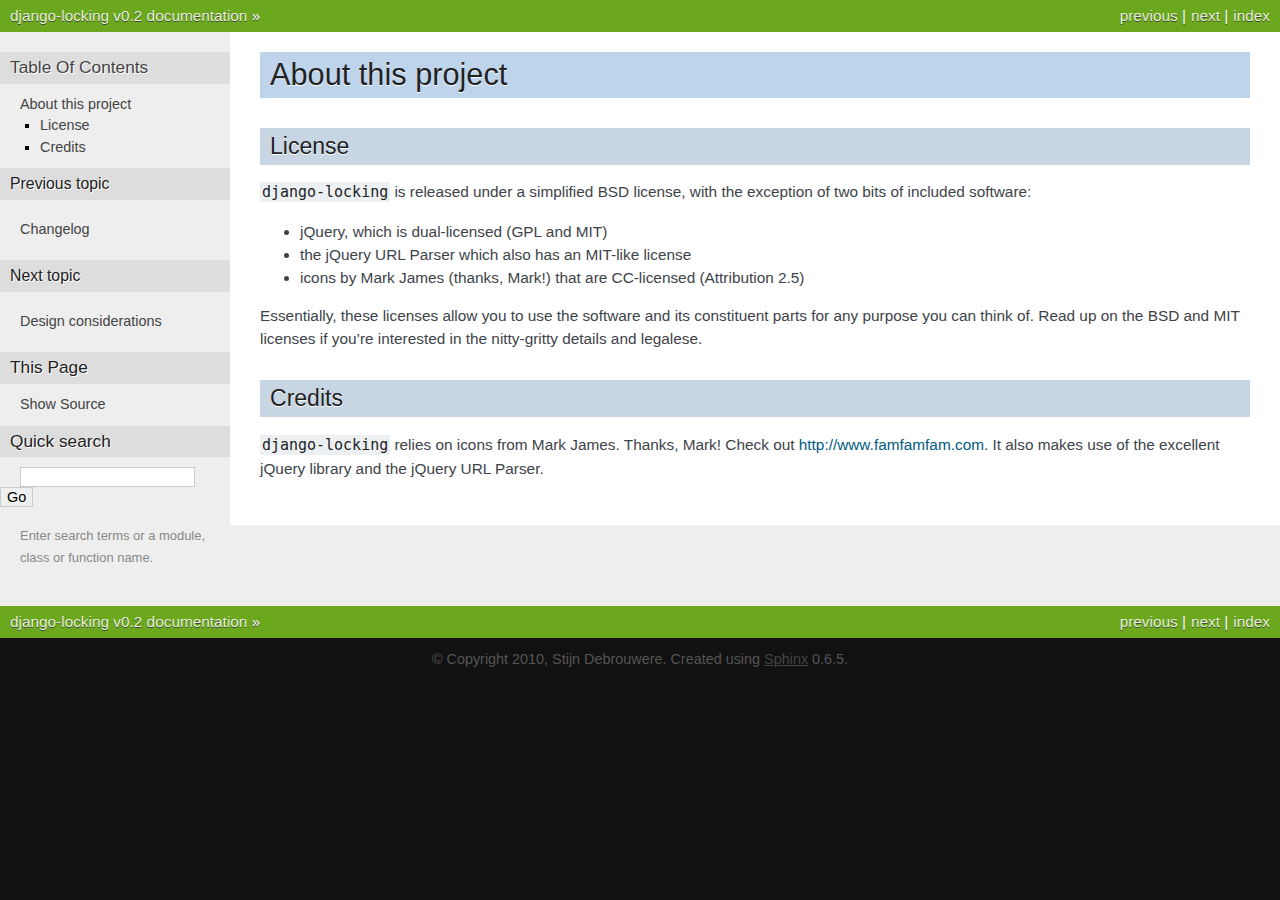
<file: credits.html>
<!DOCTYPE html PUBLIC "-//W3C//DTD XHTML 1.0 Transitional//EN"
  "http://www.w3.org/TR/xhtml1/DTD/xhtml1-transitional.dtd">

<html xmlns="http://www.w3.org/1999/xhtml">
  <head>
    <meta http-equiv="Content-Type" content="text/html; charset=utf-8" />
    
    <title>About this project &mdash; django-locking v0.2 documentation</title>
    <link rel="stylesheet" href="_static/nature.css" type="text/css" />
    <link rel="stylesheet" href="_static/pygments.css" type="text/css" />
    <script type="text/javascript">
      var DOCUMENTATION_OPTIONS = {
        URL_ROOT:    '#',
        VERSION:     '0.2',
        COLLAPSE_MODINDEX: false,
        FILE_SUFFIX: '.html',
        HAS_SOURCE:  true
      };
    </script>
    <script type="text/javascript" src="_static/jquery.js"></script>
    <script type="text/javascript" src="_static/doctools.js"></script>
    <link rel="top" title="django-locking v0.2 documentation" href="index.html" />
    <link rel="next" title="Design considerations" href="design.html" />
    <link rel="prev" title="Changelog" href="changelog.html" /> 
  </head>
  <body>
    <div class="related">
      <h3>Navigation</h3>
      <ul>
        <li class="right" style="margin-right: 10px">
          <a href="genindex.html" title="General Index"
             accesskey="I">index</a></li>
        <li class="right" >
          <a href="design.html" title="Design considerations"
             accesskey="N">next</a> |</li>
        <li class="right" >
          <a href="changelog.html" title="Changelog"
             accesskey="P">previous</a> |</li>
        <li><a href="index.html">django-locking v0.2 documentation</a> &raquo;</li> 
      </ul>
    </div>  

    <div class="document">
      <div class="documentwrapper">
        <div class="bodywrapper">
          <div class="body">
            
  <div class="section" id="about-this-project">
<h1>About this project<a class="headerlink" href="#about-this-project" title="Permalink to this headline">¶</a></h1>
<div class="section" id="license">
<h2>License<a class="headerlink" href="#license" title="Permalink to this headline">¶</a></h2>
<p><tt class="docutils literal"><span class="pre">django-locking</span></tt> is released under a simplified BSD license, with the exception of two bits of included software:</p>
<ul class="simple">
<li>jQuery, which is dual-licensed (GPL and MIT)</li>
<li>the jQuery URL Parser which also has an MIT-like license</li>
<li>icons by Mark James (thanks, Mark!) that are CC-licensed (Attribution 2.5)</li>
</ul>
<p>Essentially, these licenses allow you to use the software and its constituent parts for any purpose you can think of. Read up on the BSD and MIT licenses if you&#8217;re interested in the nitty-gritty details and legalese.</p>
</div>
<div class="section" id="credits">
<h2>Credits<a class="headerlink" href="#credits" title="Permalink to this headline">¶</a></h2>
<p><tt class="docutils literal"><span class="pre">django-locking</span></tt> relies on icons from Mark James. Thanks, Mark! Check out <a class="reference external" href="http://www.famfamfam.com">http://www.famfamfam.com</a>. It also makes use of the excellent jQuery library and the jQuery URL Parser.</p>
</div>
</div>


          </div>
        </div>
      </div>
      <div class="sphinxsidebar">
        <div class="sphinxsidebarwrapper">
            <h3><a href="index.html">Table Of Contents</a></h3>
            <ul>
<li><a class="reference external" href="#">About this project</a><ul>
<li><a class="reference external" href="#license">License</a></li>
<li><a class="reference external" href="#credits">Credits</a></li>
</ul>
</li>
</ul>

            <h4>Previous topic</h4>
            <p class="topless"><a href="changelog.html"
                                  title="previous chapter">Changelog</a></p>
            <h4>Next topic</h4>
            <p class="topless"><a href="design.html"
                                  title="next chapter">Design considerations</a></p>
            <h3>This Page</h3>
            <ul class="this-page-menu">
              <li><a href="_sources/credits.txt"
                     rel="nofollow">Show Source</a></li>
            </ul>
          <div id="searchbox" style="display: none">
            <h3>Quick search</h3>
              <form class="search" action="search.html" method="get">
                <input type="text" name="q" size="18" />
                <input type="submit" value="Go" />
                <input type="hidden" name="check_keywords" value="yes" />
                <input type="hidden" name="area" value="default" />
              </form>
              <p class="searchtip" style="font-size: 90%">
              Enter search terms or a module, class or function name.
              </p>
          </div>
          <script type="text/javascript">$('#searchbox').show(0);</script>
        </div>
      </div>
      <div class="clearer"></div>
    </div>
    <div class="related">
      <h3>Navigation</h3>
      <ul>
        <li class="right" style="margin-right: 10px">
          <a href="genindex.html" title="General Index"
             >index</a></li>
        <li class="right" >
          <a href="design.html" title="Design considerations"
             >next</a> |</li>
        <li class="right" >
          <a href="changelog.html" title="Changelog"
             >previous</a> |</li>
        <li><a href="index.html">django-locking v0.2 documentation</a> &raquo;</li> 
      </ul>
    </div>
    <div class="footer">
      &copy; Copyright 2010, Stijn Debrouwere.
      Created using <a href="http://sphinx.pocoo.org/">Sphinx</a> 0.6.5.
    </div>
  </body>
</html>
</file>
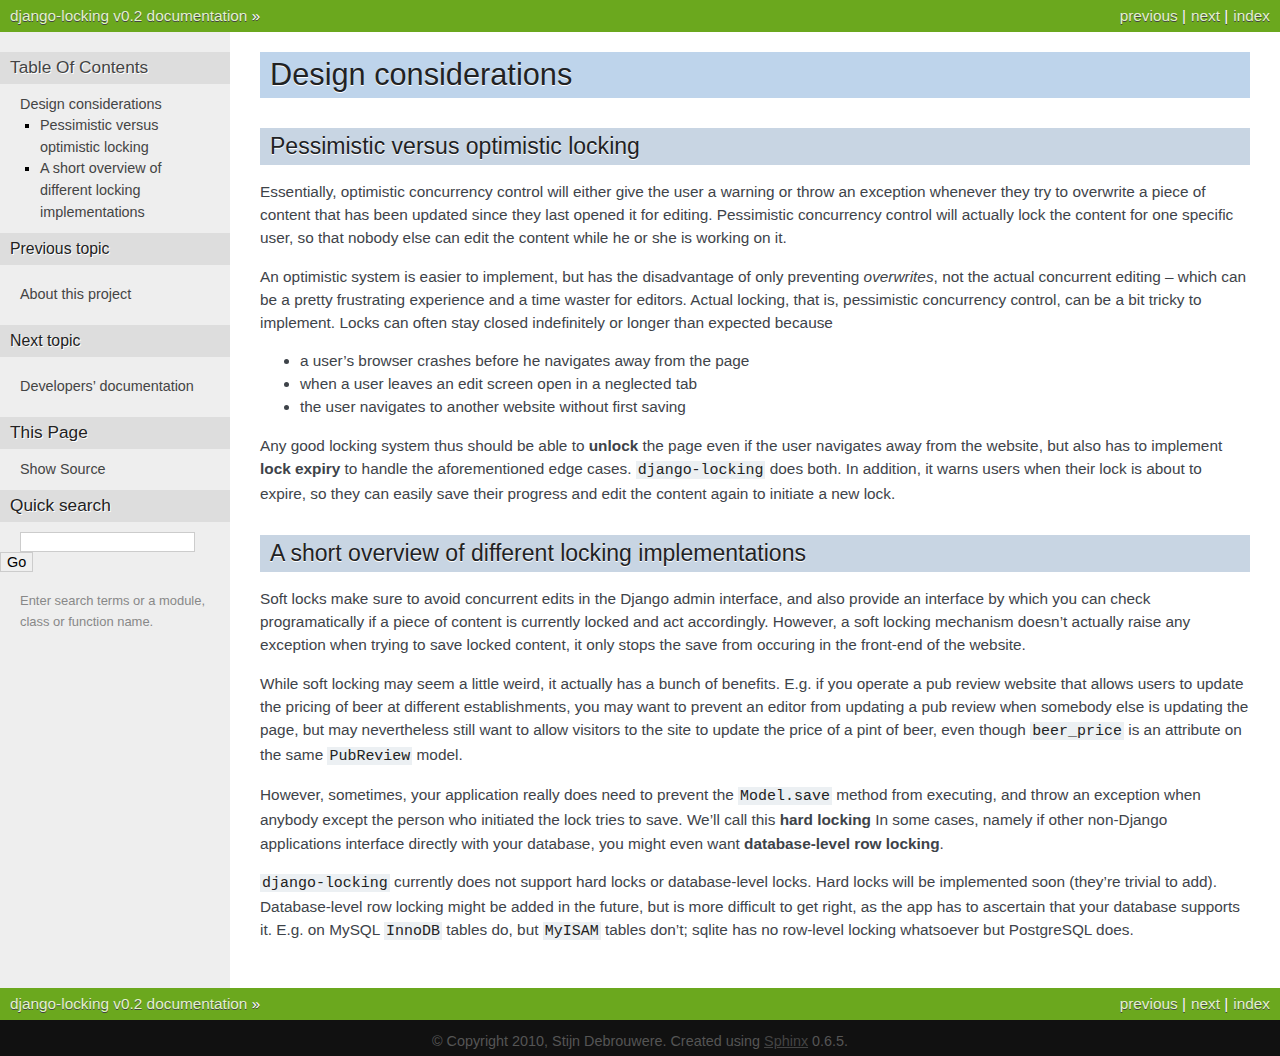
<file: design.html>
<!DOCTYPE html PUBLIC "-//W3C//DTD XHTML 1.0 Transitional//EN"
  "http://www.w3.org/TR/xhtml1/DTD/xhtml1-transitional.dtd">

<html xmlns="http://www.w3.org/1999/xhtml">
  <head>
    <meta http-equiv="Content-Type" content="text/html; charset=utf-8" />
    
    <title>Design considerations &mdash; django-locking v0.2 documentation</title>
    <link rel="stylesheet" href="_static/nature.css" type="text/css" />
    <link rel="stylesheet" href="_static/pygments.css" type="text/css" />
    <script type="text/javascript">
      var DOCUMENTATION_OPTIONS = {
        URL_ROOT:    '#',
        VERSION:     '0.2',
        COLLAPSE_MODINDEX: false,
        FILE_SUFFIX: '.html',
        HAS_SOURCE:  true
      };
    </script>
    <script type="text/javascript" src="_static/jquery.js"></script>
    <script type="text/javascript" src="_static/doctools.js"></script>
    <link rel="top" title="django-locking v0.2 documentation" href="index.html" />
    <link rel="next" title="Developers’ documentation" href="developers.html" />
    <link rel="prev" title="About this project" href="credits.html" /> 
  </head>
  <body>
    <div class="related">
      <h3>Navigation</h3>
      <ul>
        <li class="right" style="margin-right: 10px">
          <a href="genindex.html" title="General Index"
             accesskey="I">index</a></li>
        <li class="right" >
          <a href="developers.html" title="Developers’ documentation"
             accesskey="N">next</a> |</li>
        <li class="right" >
          <a href="credits.html" title="About this project"
             accesskey="P">previous</a> |</li>
        <li><a href="index.html">django-locking v0.2 documentation</a> &raquo;</li> 
      </ul>
    </div>  

    <div class="document">
      <div class="documentwrapper">
        <div class="bodywrapper">
          <div class="body">
            
  <div class="section" id="design-considerations">
<h1>Design considerations<a class="headerlink" href="#design-considerations" title="Permalink to this headline">¶</a></h1>
<div class="section" id="pessimistic-versus-optimistic-locking">
<h2>Pessimistic versus optimistic locking<a class="headerlink" href="#pessimistic-versus-optimistic-locking" title="Permalink to this headline">¶</a></h2>
<p>Essentially, optimistic concurrency control will either give the user a warning or throw an exception whenever they try to overwrite a piece of content that has been updated since they last opened it for editing. Pessimistic concurrency control will actually lock the content for one specific user, so that nobody else can edit the content while he or she is working on it.</p>
<p>An optimistic system is easier to implement, but has the disadvantage of only preventing <em>overwrites</em>, not the actual concurrent editing &#8211; which can be a pretty frustrating experience and a time waster for editors. Actual locking, that is, pessimistic concurrency control, can be a bit tricky to implement. Locks can often stay closed indefinitely or longer than expected because</p>
<ul class="simple">
<li>a user&#8217;s browser crashes before he navigates away from the page</li>
<li>when a user leaves an edit screen open in a neglected tab</li>
<li>the user navigates to another website without first saving</li>
</ul>
<p>Any good locking system thus should be able to <strong>unlock</strong> the page even if the user navigates away from the website, but also has to implement <strong>lock expiry</strong> to handle the aforementioned edge cases. <tt class="docutils literal"><span class="pre">django-locking</span></tt> does both. In addition, it warns users when their lock is about to expire, so they can easily save their progress and edit the content again to initiate a new lock.</p>
</div>
<div class="section" id="a-short-overview-of-different-locking-implementations">
<h2>A short overview of different locking implementations<a class="headerlink" href="#a-short-overview-of-different-locking-implementations" title="Permalink to this headline">¶</a></h2>
<p>Soft locks make sure to avoid concurrent edits in the Django admin interface, and also provide an interface by which you can check programatically if a piece of content is currently locked and act accordingly. However, a soft locking mechanism doesn&#8217;t actually raise any exception when trying to save locked content, it only stops the save from occuring in the front-end of the website.</p>
<p>While soft locking may seem a little weird, it actually has a bunch of benefits. E.g. if you operate a pub review website that allows users to update the pricing of beer at different establishments, you may want to prevent an editor from updating a pub review when somebody else is updating the page, but may nevertheless still want to allow visitors to the site to update the price of a pint of beer, even though <tt class="docutils literal"><span class="pre">beer_price</span></tt> is an attribute on the same <tt class="docutils literal"><span class="pre">PubReview</span></tt> model.</p>
<p>However, sometimes, your application really does need to prevent the <tt class="docutils literal"><span class="pre">Model.save</span></tt> method from executing, and throw an exception when anybody except the person who initiated the lock tries to save. We&#8217;ll call this <strong>hard locking</strong> In some cases, namely if other non-Django applications interface directly with your database, you might even want <strong>database-level row locking</strong>.</p>
<p><tt class="docutils literal"><span class="pre">django-locking</span></tt> currently does not support hard locks or database-level locks. Hard locks will be implemented soon (they&#8217;re trivial to add). Database-level row locking might be added in the future, but is more difficult to get right, as the app has to ascertain that your database supports it. E.g. on MySQL <tt class="docutils literal"><span class="pre">InnoDB</span></tt> tables do, but <tt class="docutils literal"><span class="pre">MyISAM</span></tt> tables don&#8217;t; sqlite has no row-level locking whatsoever but PostgreSQL does.</p>
</div>
</div>


          </div>
        </div>
      </div>
      <div class="sphinxsidebar">
        <div class="sphinxsidebarwrapper">
            <h3><a href="index.html">Table Of Contents</a></h3>
            <ul>
<li><a class="reference external" href="#">Design considerations</a><ul>
<li><a class="reference external" href="#pessimistic-versus-optimistic-locking">Pessimistic versus optimistic locking</a></li>
<li><a class="reference external" href="#a-short-overview-of-different-locking-implementations">A short overview of different locking implementations</a></li>
</ul>
</li>
</ul>

            <h4>Previous topic</h4>
            <p class="topless"><a href="credits.html"
                                  title="previous chapter">About this project</a></p>
            <h4>Next topic</h4>
            <p class="topless"><a href="developers.html"
                                  title="next chapter">Developers&#8217; documentation</a></p>
            <h3>This Page</h3>
            <ul class="this-page-menu">
              <li><a href="_sources/design.txt"
                     rel="nofollow">Show Source</a></li>
            </ul>
          <div id="searchbox" style="display: none">
            <h3>Quick search</h3>
              <form class="search" action="search.html" method="get">
                <input type="text" name="q" size="18" />
                <input type="submit" value="Go" />
                <input type="hidden" name="check_keywords" value="yes" />
                <input type="hidden" name="area" value="default" />
              </form>
              <p class="searchtip" style="font-size: 90%">
              Enter search terms or a module, class or function name.
              </p>
          </div>
          <script type="text/javascript">$('#searchbox').show(0);</script>
        </div>
      </div>
      <div class="clearer"></div>
    </div>
    <div class="related">
      <h3>Navigation</h3>
      <ul>
        <li class="right" style="margin-right: 10px">
          <a href="genindex.html" title="General Index"
             >index</a></li>
        <li class="right" >
          <a href="developers.html" title="Developers’ documentation"
             >next</a> |</li>
        <li class="right" >
          <a href="credits.html" title="About this project"
             >previous</a> |</li>
        <li><a href="index.html">django-locking v0.2 documentation</a> &raquo;</li> 
      </ul>
    </div>
    <div class="footer">
      &copy; Copyright 2010, Stijn Debrouwere.
      Created using <a href="http://sphinx.pocoo.org/">Sphinx</a> 0.6.5.
    </div>
  </body>
</html>
</file>
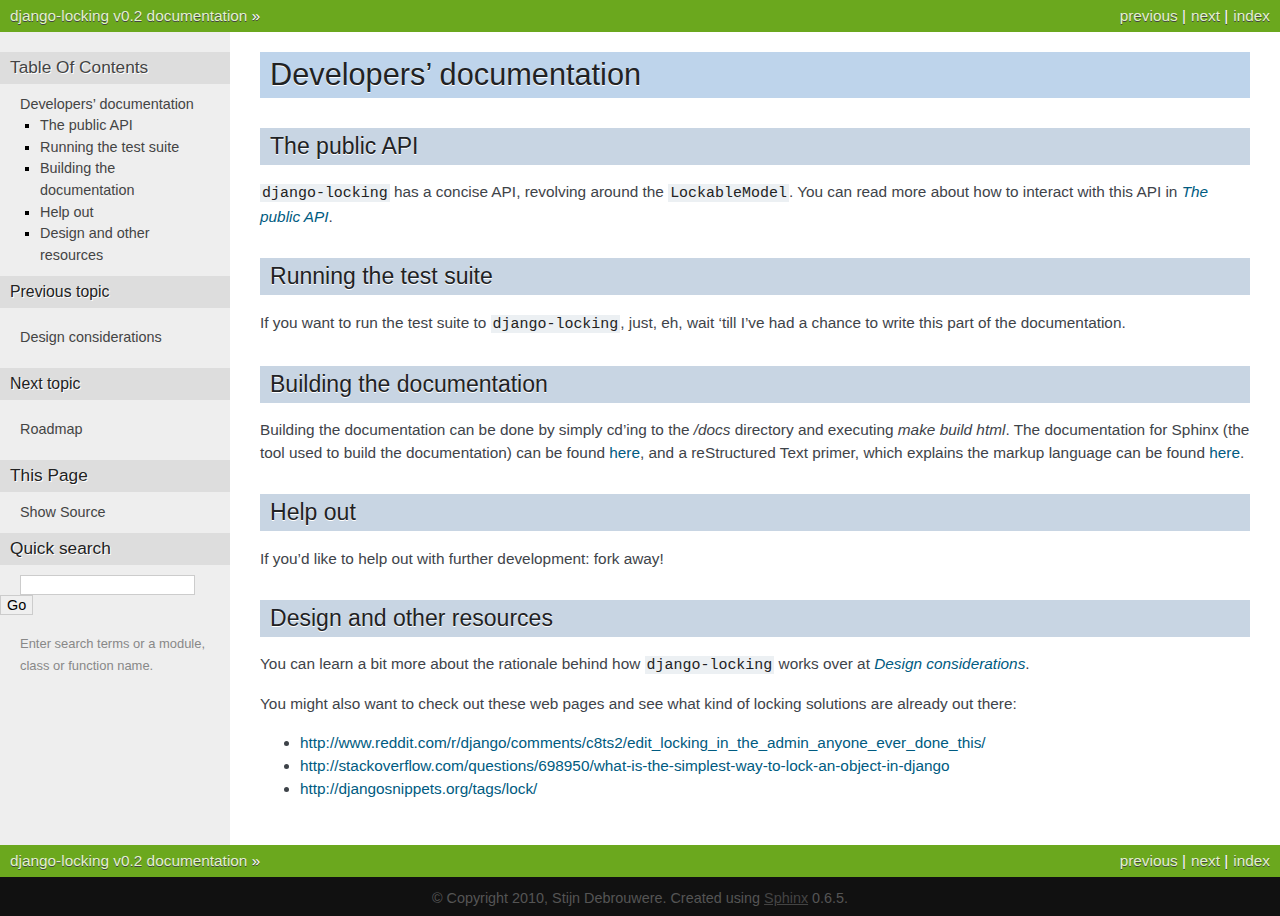
<file: developers.html>
<!DOCTYPE html PUBLIC "-//W3C//DTD XHTML 1.0 Transitional//EN"
  "http://www.w3.org/TR/xhtml1/DTD/xhtml1-transitional.dtd">

<html xmlns="http://www.w3.org/1999/xhtml">
  <head>
    <meta http-equiv="Content-Type" content="text/html; charset=utf-8" />
    
    <title>Developers’ documentation &mdash; django-locking v0.2 documentation</title>
    <link rel="stylesheet" href="_static/nature.css" type="text/css" />
    <link rel="stylesheet" href="_static/pygments.css" type="text/css" />
    <script type="text/javascript">
      var DOCUMENTATION_OPTIONS = {
        URL_ROOT:    '#',
        VERSION:     '0.2',
        COLLAPSE_MODINDEX: false,
        FILE_SUFFIX: '.html',
        HAS_SOURCE:  true
      };
    </script>
    <script type="text/javascript" src="_static/jquery.js"></script>
    <script type="text/javascript" src="_static/doctools.js"></script>
    <link rel="top" title="django-locking v0.2 documentation" href="index.html" />
    <link rel="next" title="Roadmap" href="ponies.html" />
    <link rel="prev" title="Design considerations" href="design.html" /> 
  </head>
  <body>
    <div class="related">
      <h3>Navigation</h3>
      <ul>
        <li class="right" style="margin-right: 10px">
          <a href="genindex.html" title="General Index"
             accesskey="I">index</a></li>
        <li class="right" >
          <a href="ponies.html" title="Roadmap"
             accesskey="N">next</a> |</li>
        <li class="right" >
          <a href="design.html" title="Design considerations"
             accesskey="P">previous</a> |</li>
        <li><a href="index.html">django-locking v0.2 documentation</a> &raquo;</li> 
      </ul>
    </div>  

    <div class="document">
      <div class="documentwrapper">
        <div class="bodywrapper">
          <div class="body">
            
  <div class="section" id="developers-documentation">
<h1>Developers&#8217; documentation<a class="headerlink" href="#developers-documentation" title="Permalink to this headline">¶</a></h1>
<div class="section" id="the-public-api">
<h2>The public API<a class="headerlink" href="#the-public-api" title="Permalink to this headline">¶</a></h2>
<p><tt class="docutils literal"><span class="pre">django-locking</span></tt> has a concise API, revolving around the <tt class="docutils literal"><span class="pre">LockableModel</span></tt>. You can read more about how to interact with this API in <a class="reference external" href="api.html"><em>The public API</em></a>.</p>
</div>
<div class="section" id="running-the-test-suite">
<h2>Running the test suite<a class="headerlink" href="#running-the-test-suite" title="Permalink to this headline">¶</a></h2>
<p>If you want to run the test suite to <tt class="docutils literal"><span class="pre">django-locking</span></tt>, just, eh, wait &#8216;till I&#8217;ve had a chance to write this part of the documentation.</p>
</div>
<div class="section" id="building-the-documentation">
<h2>Building the documentation<a class="headerlink" href="#building-the-documentation" title="Permalink to this headline">¶</a></h2>
<p>Building the documentation can be done by simply cd&#8217;ing to the <cite>/docs</cite> directory and executing <cite>make build html</cite>. The documentation for Sphinx (the tool used to build the documentation) can be found <a class="reference external" href="http://sphinx.pocoo.org/index.html">here</a>, and a reStructured Text primer, which explains the markup language can be found <a class="reference external" href="http://sphinx.pocoo.org/rest.html">here</a>.</p>
</div>
<div class="section" id="help-out">
<h2>Help out<a class="headerlink" href="#help-out" title="Permalink to this headline">¶</a></h2>
<p>If you&#8217;d like to help out with further development: fork away!</p>
</div>
<div class="section" id="design-and-other-resources">
<h2>Design and other resources<a class="headerlink" href="#design-and-other-resources" title="Permalink to this headline">¶</a></h2>
<p>You can learn a bit more about the rationale behind how <tt class="docutils literal"><span class="pre">django-locking</span></tt> works over at <a class="reference external" href="design.html"><em>Design considerations</em></a>.</p>
<p>You might also want to check out these web pages and see what kind of locking solutions are already out there:</p>
<ul class="simple">
<li><a class="reference external" href="http://www.reddit.com/r/django/comments/c8ts2/edit_locking_in_the_admin_anyone_ever_done_this/">http://www.reddit.com/r/django/comments/c8ts2/edit_locking_in_the_admin_anyone_ever_done_this/</a></li>
<li><a class="reference external" href="http://stackoverflow.com/questions/698950/what-is-the-simplest-way-to-lock-an-object-in-django">http://stackoverflow.com/questions/698950/what-is-the-simplest-way-to-lock-an-object-in-django</a></li>
<li><a class="reference external" href="http://djangosnippets.org/tags/lock/">http://djangosnippets.org/tags/lock/</a></li>
</ul>
</div>
</div>


          </div>
        </div>
      </div>
      <div class="sphinxsidebar">
        <div class="sphinxsidebarwrapper">
            <h3><a href="index.html">Table Of Contents</a></h3>
            <ul>
<li><a class="reference external" href="#">Developers&#8217; documentation</a><ul>
<li><a class="reference external" href="#the-public-api">The public API</a></li>
<li><a class="reference external" href="#running-the-test-suite">Running the test suite</a></li>
<li><a class="reference external" href="#building-the-documentation">Building the documentation</a></li>
<li><a class="reference external" href="#help-out">Help out</a></li>
<li><a class="reference external" href="#design-and-other-resources">Design and other resources</a></li>
</ul>
</li>
</ul>

            <h4>Previous topic</h4>
            <p class="topless"><a href="design.html"
                                  title="previous chapter">Design considerations</a></p>
            <h4>Next topic</h4>
            <p class="topless"><a href="ponies.html"
                                  title="next chapter">Roadmap</a></p>
            <h3>This Page</h3>
            <ul class="this-page-menu">
              <li><a href="_sources/developers.txt"
                     rel="nofollow">Show Source</a></li>
            </ul>
          <div id="searchbox" style="display: none">
            <h3>Quick search</h3>
              <form class="search" action="search.html" method="get">
                <input type="text" name="q" size="18" />
                <input type="submit" value="Go" />
                <input type="hidden" name="check_keywords" value="yes" />
                <input type="hidden" name="area" value="default" />
              </form>
              <p class="searchtip" style="font-size: 90%">
              Enter search terms or a module, class or function name.
              </p>
          </div>
          <script type="text/javascript">$('#searchbox').show(0);</script>
        </div>
      </div>
      <div class="clearer"></div>
    </div>
    <div class="related">
      <h3>Navigation</h3>
      <ul>
        <li class="right" style="margin-right: 10px">
          <a href="genindex.html" title="General Index"
             >index</a></li>
        <li class="right" >
          <a href="ponies.html" title="Roadmap"
             >next</a> |</li>
        <li class="right" >
          <a href="design.html" title="Design considerations"
             >previous</a> |</li>
        <li><a href="index.html">django-locking v0.2 documentation</a> &raquo;</li> 
      </ul>
    </div>
    <div class="footer">
      &copy; Copyright 2010, Stijn Debrouwere.
      Created using <a href="http://sphinx.pocoo.org/">Sphinx</a> 0.6.5.
    </div>
  </body>
</html>
</file>
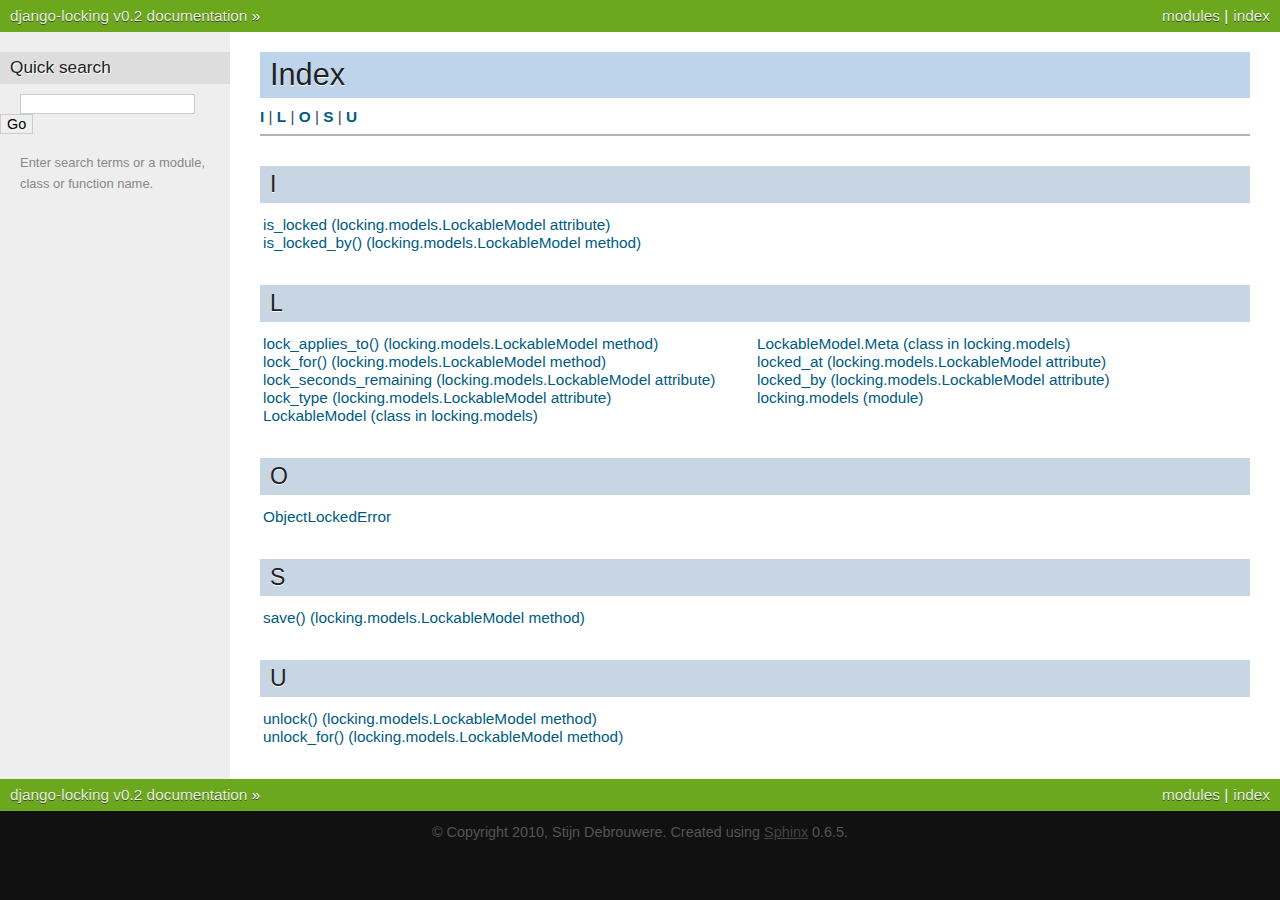
<file: genindex.html>
<!DOCTYPE html PUBLIC "-//W3C//DTD XHTML 1.0 Transitional//EN"
  "http://www.w3.org/TR/xhtml1/DTD/xhtml1-transitional.dtd">

<html xmlns="http://www.w3.org/1999/xhtml">
  <head>
    <meta http-equiv="Content-Type" content="text/html; charset=utf-8" />
    
    <title>Index &mdash; django-locking v0.2 documentation</title>
    <link rel="stylesheet" href="_static/nature.css" type="text/css" />
    <link rel="stylesheet" href="_static/pygments.css" type="text/css" />
    <script type="text/javascript">
      var DOCUMENTATION_OPTIONS = {
        URL_ROOT:    '#',
        VERSION:     '0.2',
        COLLAPSE_MODINDEX: false,
        FILE_SUFFIX: '.html',
        HAS_SOURCE:  true
      };
    </script>
    <script type="text/javascript" src="_static/jquery.js"></script>
    <script type="text/javascript" src="_static/doctools.js"></script>
    <link rel="top" title="django-locking v0.2 documentation" href="index.html" /> 
  </head>
  <body>
    <div class="related">
      <h3>Navigation</h3>
      <ul>
        <li class="right" style="margin-right: 10px">
          <a href="#" title="General Index"
             accesskey="I">index</a></li>
        <li class="right" >
          <a href="modindex.html" title="Global Module Index"
             accesskey="M">modules</a> |</li>
        <li><a href="index.html">django-locking v0.2 documentation</a> &raquo;</li> 
      </ul>
    </div>  

    <div class="document">
      <div class="documentwrapper">
        <div class="bodywrapper">
          <div class="body">
            

   <h1 id="index">Index</h1>

   <a href="#I"><strong>I</strong></a> | <a href="#L"><strong>L</strong></a> | <a href="#O"><strong>O</strong></a> | <a href="#S"><strong>S</strong></a> | <a href="#U"><strong>U</strong></a> 

   <hr />

   
<h2 id="I">I</h2>
<table width="100%" class="indextable"><tr><td width="33%" valign="top">
<dl>

<dt><a href="api.html#locking.models.LockableModel.is_locked">is_locked (locking.models.LockableModel attribute)</a></dt>
<dt><a href="api.html#locking.models.LockableModel.is_locked_by">is_locked_by() (locking.models.LockableModel method)</a></dt></dl></td><td width="33%" valign="top"><dl>
</dl></td></tr></table>

<h2 id="L">L</h2>
<table width="100%" class="indextable"><tr><td width="33%" valign="top">
<dl>

<dt><a href="api.html#locking.models.LockableModel.lock_applies_to">lock_applies_to() (locking.models.LockableModel method)</a></dt>
<dt><a href="api.html#locking.models.LockableModel.lock_for">lock_for() (locking.models.LockableModel method)</a></dt>
<dt><a href="api.html#locking.models.LockableModel.lock_seconds_remaining">lock_seconds_remaining (locking.models.LockableModel attribute)</a></dt>
<dt><a href="api.html#locking.models.LockableModel.lock_type">lock_type (locking.models.LockableModel attribute)</a></dt>
<dt><a href="api.html#locking.models.LockableModel">LockableModel (class in locking.models)</a></dt></dl></td><td width="33%" valign="top"><dl>
<dt><a href="api.html#locking.models.LockableModel.Meta">LockableModel.Meta (class in locking.models)</a></dt>
<dt><a href="api.html#locking.models.LockableModel.locked_at">locked_at (locking.models.LockableModel attribute)</a></dt>
<dt><a href="api.html#locking.models.LockableModel.locked_by">locked_by (locking.models.LockableModel attribute)</a></dt>
<dt><a href="api.html#module-locking.models">locking.models (module)</a></dt>
</dl></td></tr></table>

<h2 id="O">O</h2>
<table width="100%" class="indextable"><tr><td width="33%" valign="top">
<dl>

<dt><a href="api.html#locking.models.ObjectLockedError">ObjectLockedError</a></dt></dl></td><td width="33%" valign="top"><dl>
</dl></td></tr></table>

<h2 id="S">S</h2>
<table width="100%" class="indextable"><tr><td width="33%" valign="top">
<dl>

<dt><a href="api.html#locking.models.LockableModel.save">save() (locking.models.LockableModel method)</a></dt></dl></td><td width="33%" valign="top"><dl>
</dl></td></tr></table>

<h2 id="U">U</h2>
<table width="100%" class="indextable"><tr><td width="33%" valign="top">
<dl>

<dt><a href="api.html#locking.models.LockableModel.unlock">unlock() (locking.models.LockableModel method)</a></dt>
<dt><a href="api.html#locking.models.LockableModel.unlock_for">unlock_for() (locking.models.LockableModel method)</a></dt></dl></td><td width="33%" valign="top"><dl>
</dl></td></tr></table>



          </div>
        </div>
      </div>
      <div class="sphinxsidebar">
        <div class="sphinxsidebarwrapper">

   

          <div id="searchbox" style="display: none">
            <h3>Quick search</h3>
              <form class="search" action="search.html" method="get">
                <input type="text" name="q" size="18" />
                <input type="submit" value="Go" />
                <input type="hidden" name="check_keywords" value="yes" />
                <input type="hidden" name="area" value="default" />
              </form>
              <p class="searchtip" style="font-size: 90%">
              Enter search terms or a module, class or function name.
              </p>
          </div>
          <script type="text/javascript">$('#searchbox').show(0);</script>
        </div>
      </div>
      <div class="clearer"></div>
    </div>
    <div class="related">
      <h3>Navigation</h3>
      <ul>
        <li class="right" style="margin-right: 10px">
          <a href="#" title="General Index"
             >index</a></li>
        <li class="right" >
          <a href="modindex.html" title="Global Module Index"
             >modules</a> |</li>
        <li><a href="index.html">django-locking v0.2 documentation</a> &raquo;</li> 
      </ul>
    </div>
    <div class="footer">
      &copy; Copyright 2010, Stijn Debrouwere.
      Created using <a href="http://sphinx.pocoo.org/">Sphinx</a> 0.6.5.
    </div>
  </body>
</html>
</file>
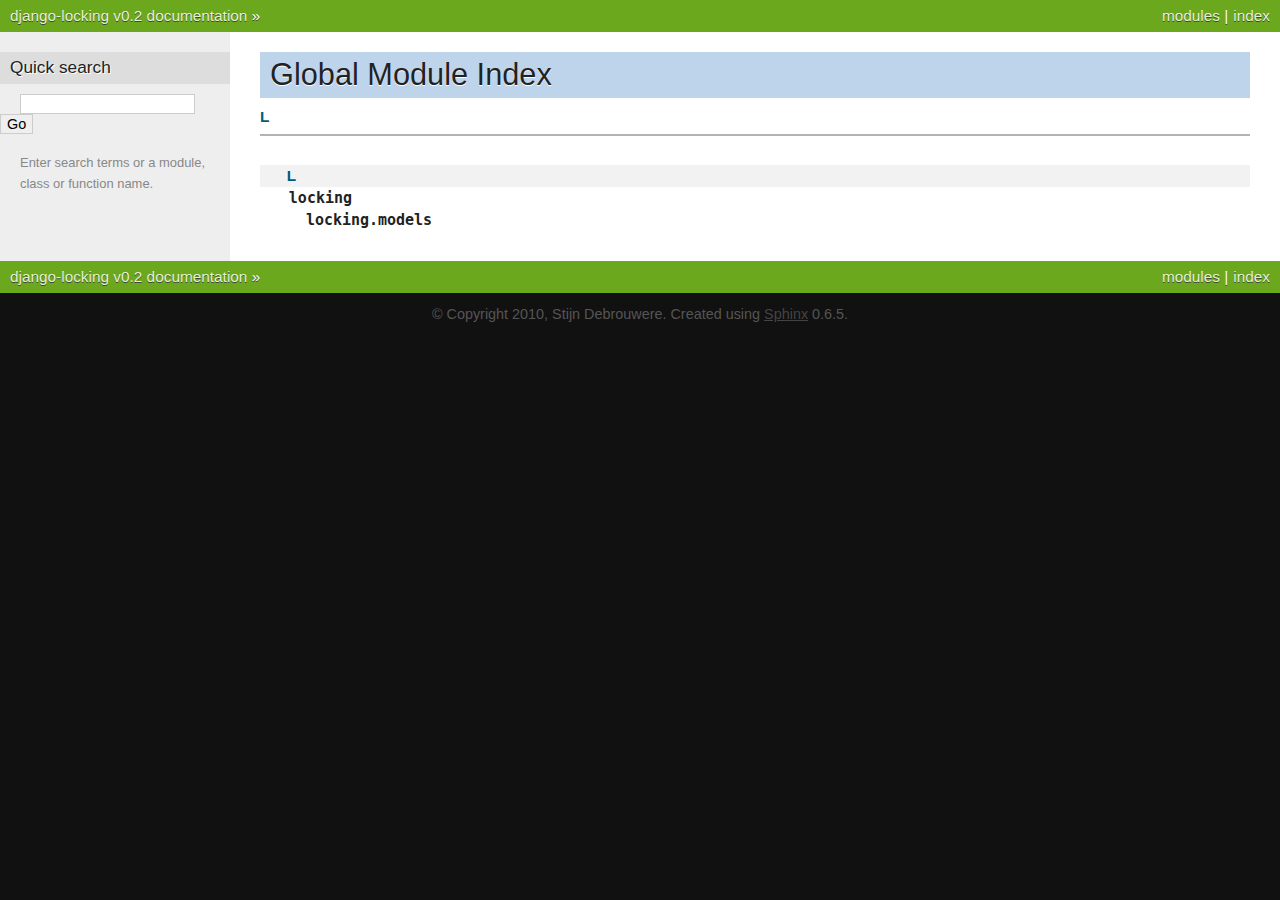
<file: modindex.html>
<!DOCTYPE html PUBLIC "-//W3C//DTD XHTML 1.0 Transitional//EN"
  "http://www.w3.org/TR/xhtml1/DTD/xhtml1-transitional.dtd">

<html xmlns="http://www.w3.org/1999/xhtml">
  <head>
    <meta http-equiv="Content-Type" content="text/html; charset=utf-8" />
    
    <title>Global Module Index &mdash; django-locking v0.2 documentation</title>
    <link rel="stylesheet" href="_static/nature.css" type="text/css" />
    <link rel="stylesheet" href="_static/pygments.css" type="text/css" />
    <script type="text/javascript">
      var DOCUMENTATION_OPTIONS = {
        URL_ROOT:    '#',
        VERSION:     '0.2',
        COLLAPSE_MODINDEX: false,
        FILE_SUFFIX: '.html',
        HAS_SOURCE:  true
      };
    </script>
    <script type="text/javascript" src="_static/jquery.js"></script>
    <script type="text/javascript" src="_static/doctools.js"></script>
    <link rel="top" title="django-locking v0.2 documentation" href="index.html" />
 


  </head>
  <body>
    <div class="related">
      <h3>Navigation</h3>
      <ul>
        <li class="right" style="margin-right: 10px">
          <a href="genindex.html" title="General Index"
             accesskey="I">index</a></li>
        <li class="right" >
          <a href="#" title="Global Module Index"
             accesskey="M">modules</a> |</li>
        <li><a href="index.html">django-locking v0.2 documentation</a> &raquo;</li> 
      </ul>
    </div>  

    <div class="document">
      <div class="documentwrapper">
        <div class="bodywrapper">
          <div class="body">
            

   <h1 id="global-module-index">Global Module Index</h1>
   <a href="#cap-L"><strong>L</strong></a> 
   <hr/>

   <table width="100%" class="indextable" cellspacing="0" cellpadding="2"><tr class="pcap"><td></td><td>&nbsp;</td><td></td></tr>
   <tr class="cap"><td></td><td><a name="cap-L"><strong>L</strong></a></td><td></td></tr><tr>
     <td><img src="_static/minus.png" id="toggle-1"
            class="toggler" style="display: none" alt="-" /></td>
     <td>
     <tt class="xref">locking</tt></td><td>
     <em></em></td></tr><tr class="cg-1">
     <td></td>
     <td>&nbsp;&nbsp;&nbsp;
     <a href="api.html#module-locking.models"><tt class="xref">locking.models</tt></a></td><td>
     <em></em></td></tr>
   </table>


          </div>
        </div>
      </div>
      <div class="sphinxsidebar">
        <div class="sphinxsidebarwrapper">
          <div id="searchbox" style="display: none">
            <h3>Quick search</h3>
              <form class="search" action="search.html" method="get">
                <input type="text" name="q" size="18" />
                <input type="submit" value="Go" />
                <input type="hidden" name="check_keywords" value="yes" />
                <input type="hidden" name="area" value="default" />
              </form>
              <p class="searchtip" style="font-size: 90%">
              Enter search terms or a module, class or function name.
              </p>
          </div>
          <script type="text/javascript">$('#searchbox').show(0);</script>
        </div>
      </div>
      <div class="clearer"></div>
    </div>
    <div class="related">
      <h3>Navigation</h3>
      <ul>
        <li class="right" style="margin-right: 10px">
          <a href="genindex.html" title="General Index"
             >index</a></li>
        <li class="right" >
          <a href="#" title="Global Module Index"
             >modules</a> |</li>
        <li><a href="index.html">django-locking v0.2 documentation</a> &raquo;</li> 
      </ul>
    </div>
    <div class="footer">
      &copy; Copyright 2010, Stijn Debrouwere.
      Created using <a href="http://sphinx.pocoo.org/">Sphinx</a> 0.6.5.
    </div>
  </body>
</html>
</file>
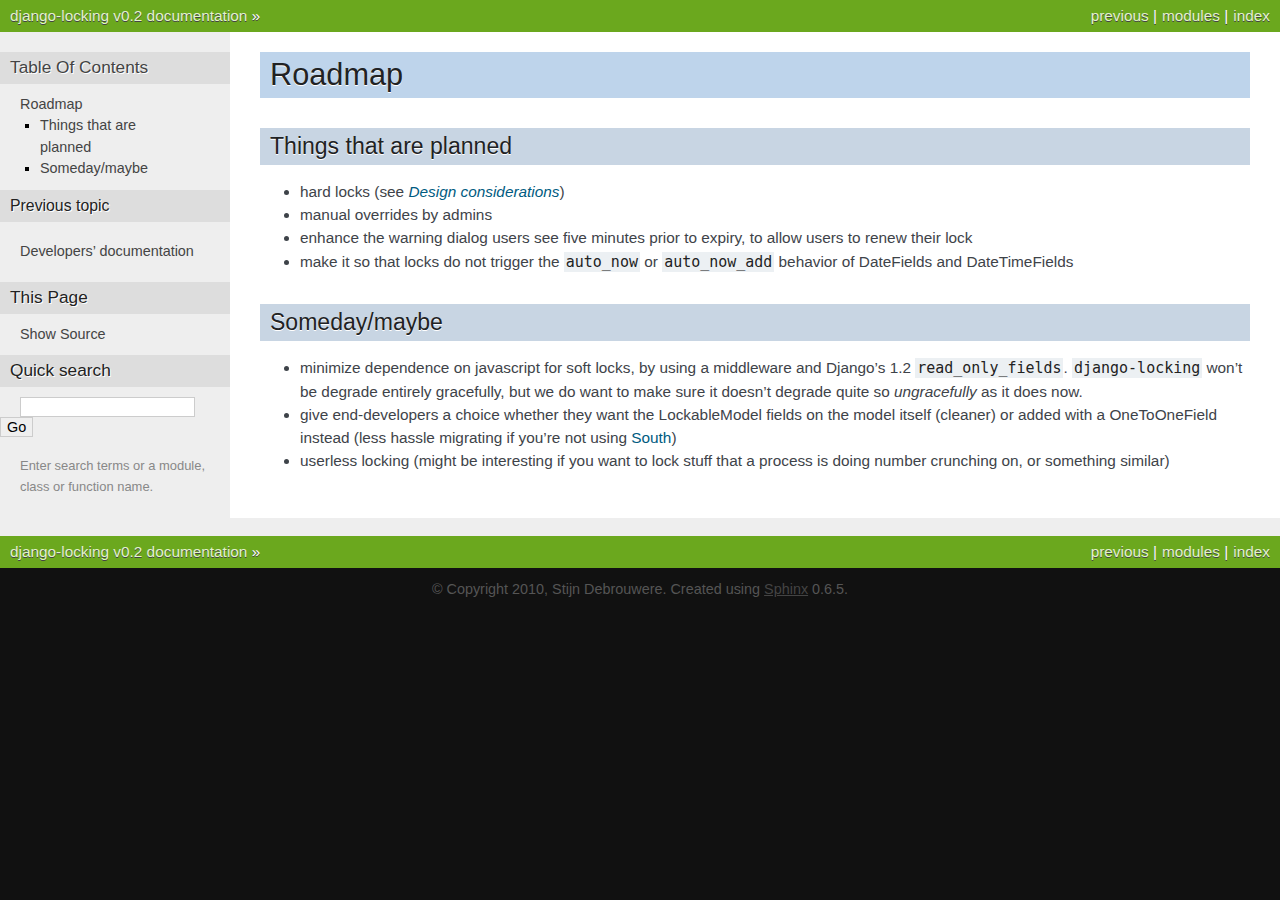
<file: ponies.html>
<!DOCTYPE html PUBLIC "-//W3C//DTD XHTML 1.0 Transitional//EN"
  "http://www.w3.org/TR/xhtml1/DTD/xhtml1-transitional.dtd">

<html xmlns="http://www.w3.org/1999/xhtml">
  <head>
    <meta http-equiv="Content-Type" content="text/html; charset=utf-8" />
    
    <title>Roadmap &mdash; django-locking v0.2 documentation</title>
    <link rel="stylesheet" href="_static/nature.css" type="text/css" />
    <link rel="stylesheet" href="_static/pygments.css" type="text/css" />
    <script type="text/javascript">
      var DOCUMENTATION_OPTIONS = {
        URL_ROOT:    '#',
        VERSION:     '0.2',
        COLLAPSE_MODINDEX: false,
        FILE_SUFFIX: '.html',
        HAS_SOURCE:  true
      };
    </script>
    <script type="text/javascript" src="_static/jquery.js"></script>
    <script type="text/javascript" src="_static/doctools.js"></script>
    <link rel="top" title="django-locking v0.2 documentation" href="index.html" />
    <link rel="prev" title="Developers’ documentation" href="developers.html" /> 
  </head>
  <body>
    <div class="related">
      <h3>Navigation</h3>
      <ul>
        <li class="right" style="margin-right: 10px">
          <a href="genindex.html" title="General Index"
             accesskey="I">index</a></li>
        <li class="right" >
          <a href="modindex.html" title="Global Module Index"
             accesskey="M">modules</a> |</li>
        <li class="right" >
          <a href="developers.html" title="Developers’ documentation"
             accesskey="P">previous</a> |</li>
        <li><a href="index.html">django-locking v0.2 documentation</a> &raquo;</li> 
      </ul>
    </div>  

    <div class="document">
      <div class="documentwrapper">
        <div class="bodywrapper">
          <div class="body">
            
  <div class="section" id="roadmap">
<h1>Roadmap<a class="headerlink" href="#roadmap" title="Permalink to this headline">¶</a></h1>
<div class="section" id="things-that-are-planned">
<h2>Things that are planned<a class="headerlink" href="#things-that-are-planned" title="Permalink to this headline">¶</a></h2>
<ul class="simple">
<li>hard locks (see <a class="reference external" href="design.html"><em>Design considerations</em></a>)</li>
<li>manual overrides by admins</li>
<li>enhance the warning dialog users see five minutes prior to expiry, to allow users to renew their lock</li>
<li>make it so that locks do not trigger the <tt class="docutils literal"><span class="pre">auto_now</span></tt> or <tt class="docutils literal"><span class="pre">auto_now_add</span></tt> behavior of DateFields and DateTimeFields</li>
</ul>
</div>
<div class="section" id="someday-maybe">
<h2>Someday/maybe<a class="headerlink" href="#someday-maybe" title="Permalink to this headline">¶</a></h2>
<ul class="simple">
<li>minimize dependence on javascript for soft locks, by using a middleware and Django&#8217;s 1.2 <tt class="docutils literal"><span class="pre">read_only_fields</span></tt>. <tt class="docutils literal"><span class="pre">django-locking</span></tt> won&#8217;t be degrade entirely gracefully, but we do want to make sure it doesn&#8217;t degrade quite so <em>ungracefully</em> as it does now.</li>
<li>give end-developers a choice whether they want the LockableModel fields on the model itself (cleaner) or added with a OneToOneField instead (less hassle migrating if you&#8217;re not using <a class="reference external" href="http://south.aeracode.org/">South</a>)</li>
<li>userless locking (might be interesting if you want to lock stuff that a process is doing number crunching on, or something similar)</li>
</ul>
</div>
</div>


          </div>
        </div>
      </div>
      <div class="sphinxsidebar">
        <div class="sphinxsidebarwrapper">
            <h3><a href="index.html">Table Of Contents</a></h3>
            <ul>
<li><a class="reference external" href="#">Roadmap</a><ul>
<li><a class="reference external" href="#things-that-are-planned">Things that are planned</a></li>
<li><a class="reference external" href="#someday-maybe">Someday/maybe</a></li>
</ul>
</li>
</ul>

            <h4>Previous topic</h4>
            <p class="topless"><a href="developers.html"
                                  title="previous chapter">Developers&#8217; documentation</a></p>
            <h3>This Page</h3>
            <ul class="this-page-menu">
              <li><a href="_sources/ponies.txt"
                     rel="nofollow">Show Source</a></li>
            </ul>
          <div id="searchbox" style="display: none">
            <h3>Quick search</h3>
              <form class="search" action="search.html" method="get">
                <input type="text" name="q" size="18" />
                <input type="submit" value="Go" />
                <input type="hidden" name="check_keywords" value="yes" />
                <input type="hidden" name="area" value="default" />
              </form>
              <p class="searchtip" style="font-size: 90%">
              Enter search terms or a module, class or function name.
              </p>
          </div>
          <script type="text/javascript">$('#searchbox').show(0);</script>
        </div>
      </div>
      <div class="clearer"></div>
    </div>
    <div class="related">
      <h3>Navigation</h3>
      <ul>
        <li class="right" style="margin-right: 10px">
          <a href="genindex.html" title="General Index"
             >index</a></li>
        <li class="right" >
          <a href="modindex.html" title="Global Module Index"
             >modules</a> |</li>
        <li class="right" >
          <a href="developers.html" title="Developers’ documentation"
             >previous</a> |</li>
        <li><a href="index.html">django-locking v0.2 documentation</a> &raquo;</li> 
      </ul>
    </div>
    <div class="footer">
      &copy; Copyright 2010, Stijn Debrouwere.
      Created using <a href="http://sphinx.pocoo.org/">Sphinx</a> 0.6.5.
    </div>
  </body>
</html>
</file>
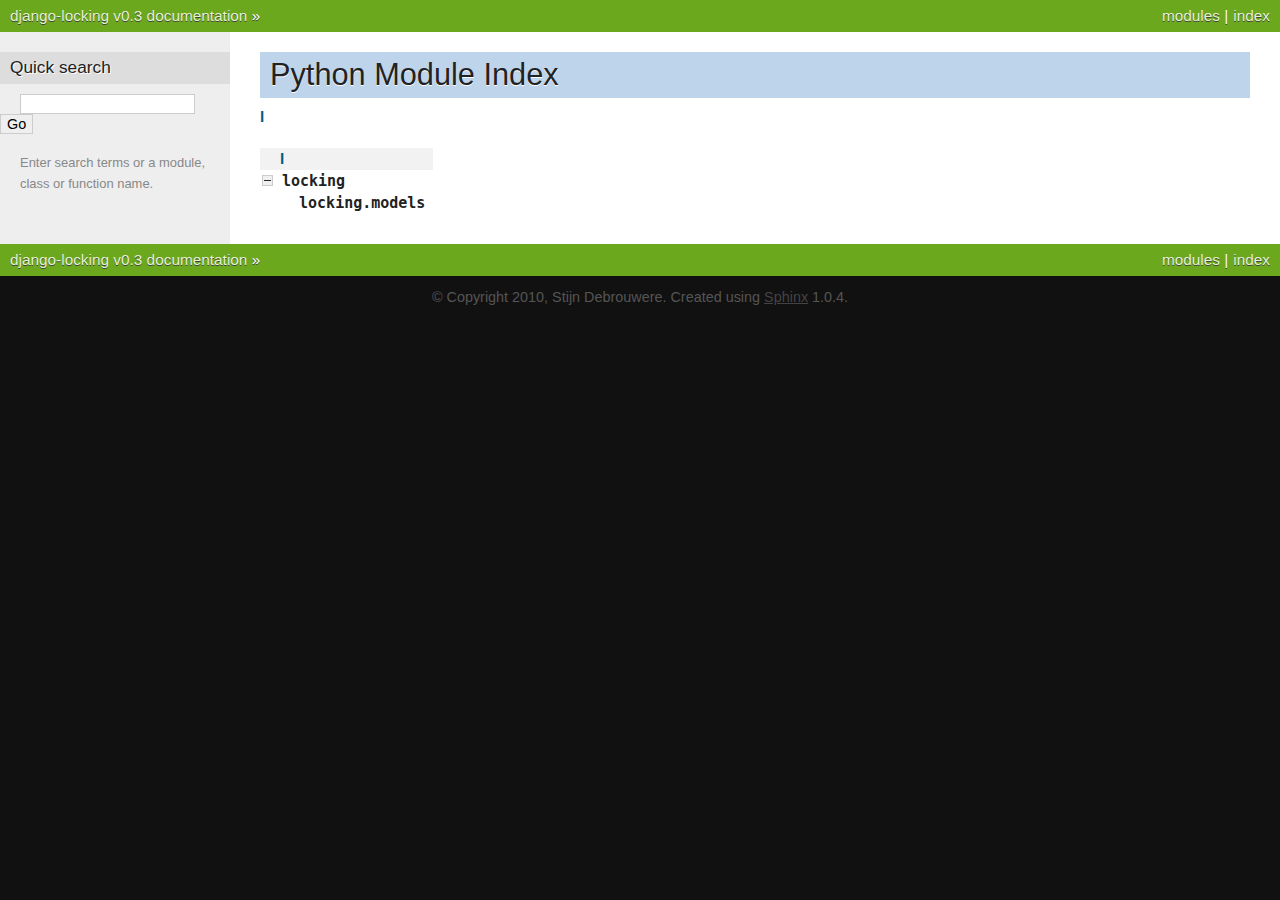
<file: py-modindex.html>
<!DOCTYPE html PUBLIC "-//W3C//DTD XHTML 1.0 Transitional//EN"
  "http://www.w3.org/TR/xhtml1/DTD/xhtml1-transitional.dtd">

<html xmlns="http://www.w3.org/1999/xhtml">
  <head>
    <meta http-equiv="Content-Type" content="text/html; charset=utf-8" />
    
    <title>Python Module Index &mdash; django-locking v0.3 documentation</title>
    <link rel="stylesheet" href="_static/nature.css" type="text/css" />
    <link rel="stylesheet" href="_static/pygments.css" type="text/css" />
    <script type="text/javascript">
      var DOCUMENTATION_OPTIONS = {
        URL_ROOT:    '',
        VERSION:     '0.3',
        COLLAPSE_INDEX: false,
        FILE_SUFFIX: '.html',
        HAS_SOURCE:  true
      };
    </script>
    <script type="text/javascript" src="_static/jquery.js"></script>
    <script type="text/javascript" src="_static/underscore.js"></script>
    <script type="text/javascript" src="_static/doctools.js"></script>
    <link rel="top" title="django-locking v0.3 documentation" href="index.html" />
 


  </head>
  <body>
    <div class="related">
      <h3>Navigation</h3>
      <ul>
        <li class="right" style="margin-right: 10px">
          <a href="genindex.html" title="General Index"
             accesskey="I">index</a></li>
        <li class="right" >
          <a href="#" title="Python Module Index"
             >modules</a> |</li>
        <li><a href="index.html">django-locking v0.3 documentation</a> &raquo;</li> 
      </ul>
    </div>  

    <div class="document">
      <div class="documentwrapper">
        <div class="bodywrapper">
          <div class="body">
            

   <h1>Python Module Index</h1>

   <div class="modindex-jumpbox">
   <a href="#cap-l"><strong>l</strong></a>
   </div>

   <table class="indextable modindextable" cellspacing="0" cellpadding="2">
     <tr class="pcap"><td></td><td>&nbsp;</td><td></td></tr>
     <tr class="cap"><td></td><td><a name="cap-l">
           <strong>l</strong></a></td><td></td></tr>
     <tr>
       <td><img src="_static/minus.png" id="toggle-1"
              class="toggler" style="display: none" alt="-" /></td>
       <td>
       <tt class="xref">locking</tt></td><td>
       <em></em></td></tr>
     <tr class="cg-1">
       <td></td>
       <td>&nbsp;&nbsp;&nbsp;
       <a href="api.html#module-locking.models"><tt class="xref">locking.models</tt></a></td><td>
       <em></em></td></tr>
   </table>


          </div>
        </div>
      </div>
      <div class="sphinxsidebar">
        <div class="sphinxsidebarwrapper">
<div id="searchbox" style="display: none">
  <h3>Quick search</h3>
    <form class="search" action="search.html" method="get">
      <input type="text" name="q" size="18" />
      <input type="submit" value="Go" />
      <input type="hidden" name="check_keywords" value="yes" />
      <input type="hidden" name="area" value="default" />
    </form>
    <p class="searchtip" style="font-size: 90%">
    Enter search terms or a module, class or function name.
    </p>
</div>
<script type="text/javascript">$('#searchbox').show(0);</script>
        </div>
      </div>
      <div class="clearer"></div>
    </div>
    <div class="related">
      <h3>Navigation</h3>
      <ul>
        <li class="right" style="margin-right: 10px">
          <a href="genindex.html" title="General Index"
             >index</a></li>
        <li class="right" >
          <a href="#" title="Python Module Index"
             >modules</a> |</li>
        <li><a href="index.html">django-locking v0.3 documentation</a> &raquo;</li> 
      </ul>
    </div>
    <div class="footer">
        &copy; Copyright 2010, Stijn Debrouwere.
      Created using <a href="http://sphinx.pocoo.org/">Sphinx</a> 1.0.4.
    </div>
  </body>
</html>
</file>
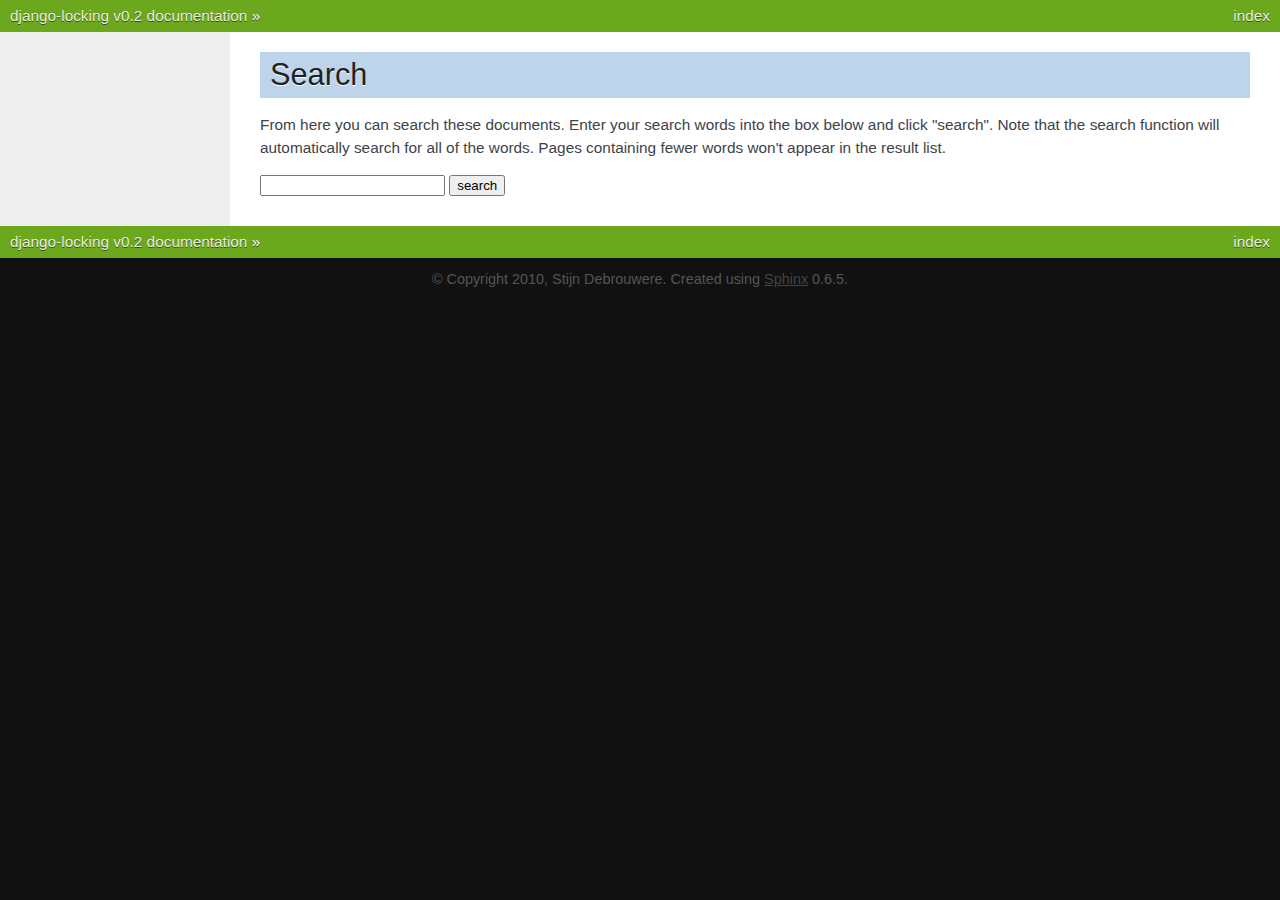
<file: search.html>
<!DOCTYPE html PUBLIC "-//W3C//DTD XHTML 1.0 Transitional//EN"
  "http://www.w3.org/TR/xhtml1/DTD/xhtml1-transitional.dtd">

<html xmlns="http://www.w3.org/1999/xhtml">
  <head>
    <meta http-equiv="Content-Type" content="text/html; charset=utf-8" />
    
    <title>Search &mdash; django-locking v0.2 documentation</title>
    <link rel="stylesheet" href="_static/nature.css" type="text/css" />
    <link rel="stylesheet" href="_static/pygments.css" type="text/css" />
    <script type="text/javascript">
      var DOCUMENTATION_OPTIONS = {
        URL_ROOT:    '#',
        VERSION:     '0.2',
        COLLAPSE_MODINDEX: false,
        FILE_SUFFIX: '.html',
        HAS_SOURCE:  true
      };
    </script>
    <script type="text/javascript" src="_static/jquery.js"></script>
    <script type="text/javascript" src="_static/doctools.js"></script>
    <script type="text/javascript" src="_static/searchtools.js"></script>
    <link rel="top" title="django-locking v0.2 documentation" href="index.html" /> 
  </head>
  <body>
    <div class="related">
      <h3>Navigation</h3>
      <ul>
        <li class="right" style="margin-right: 10px">
          <a href="genindex.html" title="General Index"
             accesskey="I">index</a></li>
        <li><a href="index.html">django-locking v0.2 documentation</a> &raquo;</li> 
      </ul>
    </div>  

    <div class="document">
      <div class="documentwrapper">
        <div class="bodywrapper">
          <div class="body">
            
  <h1 id="search-documentation">Search</h1>
  <div id="fallback" class="admonition warning">
  <script type="text/javascript">$('#fallback').hide();</script>
  <p>
    Please activate JavaScript to enable the search
    functionality.
  </p>
  </div>
  <p>
    From here you can search these documents. Enter your search
    words into the box below and click "search". Note that the search
    function will automatically search for all of the words. Pages
    containing fewer words won't appear in the result list.
  </p>
  <form action="" method="get">
    <input type="text" name="q" value="" />
    <input type="submit" value="search" />
    <span id="search-progress" style="padding-left: 10px"></span>
  </form>
  
  <div id="search-results">
  
  </div>

          </div>
        </div>
      </div>
      <div class="sphinxsidebar">
        <div class="sphinxsidebarwrapper">
        </div>
      </div>
      <div class="clearer"></div>
    </div>
    <div class="related">
      <h3>Navigation</h3>
      <ul>
        <li class="right" style="margin-right: 10px">
          <a href="genindex.html" title="General Index"
             >index</a></li>
        <li><a href="index.html">django-locking v0.2 documentation</a> &raquo;</li> 
      </ul>
    </div>
  
    <div class="footer">
      &copy; Copyright 2010, Stijn Debrouwere.
      Created using <a href="http://sphinx.pocoo.org/">Sphinx</a> 0.6.5.
    </div>
  <script type="text/javascript" src="searchindex.js"></script>

  </body>
</html>
</file>
<file: _static/nature.css>
/**
 * Sphinx stylesheet -- default theme
 * ~~~~~~~~~~~~~~~~~~~~~~~~~~~~~~~~~~
 */
 
@import url("basic.css");
 
/* -- page layout ----------------------------------------------------------- */
 
body {
    font-family: Arial, sans-serif;
    font-size: 120%;
    background-color: #111;
    color: #555;
    margin: 0;
    padding: 0;
}

div.documentwrapper {
    float: left;
    width: 100%;
}

div.bodywrapper {
    margin: 0 0 0 230px;
}

hr{
    border: 1px solid #B1B4B6;
}
 
div.document {
    background-color: #eee;
}
 
div.body {
    background-color: #ffffff;
    color: #3E4349;
    padding: 0 30px 30px 30px;
    font-size: 0.8em;
}
 
div.footer {
    color: #555;
    width: 100%;
    padding: 13px 0;
    text-align: center;
    font-size: 75%;
}
 
div.footer a {
    color: #444;
    text-decoration: underline;
}
 
div.related {
    background-color: #6BA81E;
    line-height: 32px;
    color: #fff;
    text-shadow: 0px 1px 0 #444;
    font-size: 0.80em;
}
 
div.related a {
    color: #E2F3CC;
}
 
div.sphinxsidebar {
    font-size: 0.75em;
    line-height: 1.5em;
}

div.sphinxsidebarwrapper{
    padding: 20px 0;
}
 
div.sphinxsidebar h3,
div.sphinxsidebar h4 {
    font-family: Arial, sans-serif;
    color: #222;
    font-size: 1.2em;
    font-weight: normal;
    margin: 0;
    padding: 5px 10px;
    background-color: #ddd;
    text-shadow: 1px 1px 0 white
}

div.sphinxsidebar h4{
    font-size: 1.1em;
}
 
div.sphinxsidebar h3 a {
    color: #444;
}
 
 
div.sphinxsidebar p {
    color: #888;
    padding: 5px 20px;
}
 
div.sphinxsidebar p.topless {
}
 
div.sphinxsidebar ul {
    margin: 10px 20px;
    padding: 0;
    color: #000;
}
 
div.sphinxsidebar a {
    color: #444;
}
 
div.sphinxsidebar input {
    border: 1px solid #ccc;
    font-family: sans-serif;
    font-size: 1em;
}

div.sphinxsidebar input[type=text]{
    margin-left: 20px;
}
 
/* -- body styles ----------------------------------------------------------- */
 
a {
    color: #005B81;
    text-decoration: none;
}
 
a:hover {
    color: #E32E00;
    text-decoration: underline;
}
 
div.body h1,
div.body h2,
div.body h3,
div.body h4,
div.body h5,
div.body h6 {
    font-family: Arial, sans-serif;
    background-color: #BED4EB;
    font-weight: normal;
    color: #212224;
    margin: 30px 0px 10px 0px;
    padding: 5px 0 5px 10px;
    text-shadow: 0px 1px 0 white
}
 
div.body h1 { border-top: 20px solid white; margin-top: 0; font-size: 200%; }
div.body h2 { font-size: 150%; background-color: #C8D5E3; }
div.body h3 { font-size: 120%; background-color: #D8DEE3; }
div.body h4 { font-size: 110%; background-color: #D8DEE3; }
div.body h5 { font-size: 100%; background-color: #D8DEE3; }
div.body h6 { font-size: 100%; background-color: #D8DEE3; }
 
a.headerlink {
    color: #c60f0f;
    font-size: 0.8em;
    padding: 0 4px 0 4px;
    text-decoration: none;
}
 
a.headerlink:hover {
    background-color: #c60f0f;
    color: white;
}
 
div.body p, div.body dd, div.body li {
    line-height: 1.5em;
}
 
div.admonition p.admonition-title + p {
    display: inline;
}

div.highlight{
    background-color: white;
}

div.note {
    background-color: #eee;
    border: 1px solid #ccc;
}
 
div.seealso {
    background-color: #ffc;
    border: 1px solid #ff6;
}
 
div.topic {
    background-color: #eee;
}
 
div.warning {
    background-color: #ffe4e4;
    border: 1px solid #f66;
}
 
p.admonition-title {
    display: inline;
}
 
p.admonition-title:after {
    content: ":";
}
 
pre {
    padding: 10px;
    background-color: White;
    color: #222;
    line-height: 1.2em;
    border: 1px solid #C6C9CB;
    font-size: 1.2em;
    margin: 1.5em 0 1.5em 0;
    -webkit-box-shadow: 1px 1px 1px #d8d8d8;
    -moz-box-shadow: 1px 1px 1px #d8d8d8;
}
 
tt {
    background-color: #ecf0f3;
    color: #222;
    padding: 1px 2px;
    font-size: 1.2em;
    font-family: monospace;
}
</file>
<file: _static/pygments.css>
.c { color: #999988; font-style: italic } /* Comment */
.k { font-weight: bold } /* Keyword */
.o { font-weight: bold } /* Operator */
.cm { color: #999988; font-style: italic } /* Comment.Multiline */
.cp { color: #999999; font-weight: bold } /* Comment.preproc */
.c1 { color: #999988; font-style: italic } /* Comment.Single */
.gd { color: #000000; background-color: #ffdddd } /* Generic.Deleted */
.ge { font-style: italic } /* Generic.Emph */
.gr { color: #aa0000 } /* Generic.Error */
.gh { color: #999999 } /* Generic.Heading */
.gi { color: #000000; background-color: #ddffdd } /* Generic.Inserted */
.go { color: #111 } /* Generic.Output */
.gp { color: #555555 } /* Generic.Prompt */
.gs { font-weight: bold } /* Generic.Strong */
.gu { color: #aaaaaa } /* Generic.Subheading */
.gt { color: #aa0000 } /* Generic.Traceback */
.kc { font-weight: bold } /* Keyword.Constant */
.kd { font-weight: bold } /* Keyword.Declaration */
.kp { font-weight: bold } /* Keyword.Pseudo */
.kr { font-weight: bold } /* Keyword.Reserved */
.kt { color: #445588; font-weight: bold } /* Keyword.Type */
.m { color: #009999 } /* Literal.Number */
.s { color: #bb8844 } /* Literal.String */
.na { color: #008080 } /* Name.Attribute */
.nb { color: #999999 } /* Name.Builtin */
.nc { color: #445588; font-weight: bold } /* Name.Class */
.no { color: #ff99ff } /* Name.Constant */
.ni { color: #800080 } /* Name.Entity */
.ne { color: #990000; font-weight: bold } /* Name.Exception */
.nf { color: #990000; font-weight: bold } /* Name.Function */
.nn { color: #555555 } /* Name.Namespace */
.nt { color: #000080 } /* Name.Tag */
.nv { color: purple } /* Name.Variable */
.ow { font-weight: bold } /* Operator.Word */
.mf { color: #009999 } /* Literal.Number.Float */
.mh { color: #009999 } /* Literal.Number.Hex */
.mi { color: #009999 } /* Literal.Number.Integer */
.mo { color: #009999 } /* Literal.Number.Oct */
.sb { color: #bb8844 } /* Literal.String.Backtick */
.sc { color: #bb8844 } /* Literal.String.Char */
.sd { color: #bb8844 } /* Literal.String.Doc */
.s2 { color: #bb8844 } /* Literal.String.Double */
.se { color: #bb8844 } /* Literal.String.Escape */
.sh { color: #bb8844 } /* Literal.String.Heredoc */
.si { color: #bb8844 } /* Literal.String.Interpol */
.sx { color: #bb8844 } /* Literal.String.Other */
.sr { color: #808000 } /* Literal.String.Regex */
.s1 { color: #bb8844 } /* Literal.String.Single */
.ss { color: #bb8844 } /* Literal.String.Symbol */
.bp { color: #999999 } /* Name.Builtin.Pseudo */
.vc { color: #ff99ff } /* Name.Variable.Class */
.vg { color: #ff99ff } /* Name.Variable.Global */
.vi { color: #ff99ff } /* Name.Variable.Instance */
.il { color: #009999 } /* Literal.Number.Integer.Long */
</file>
